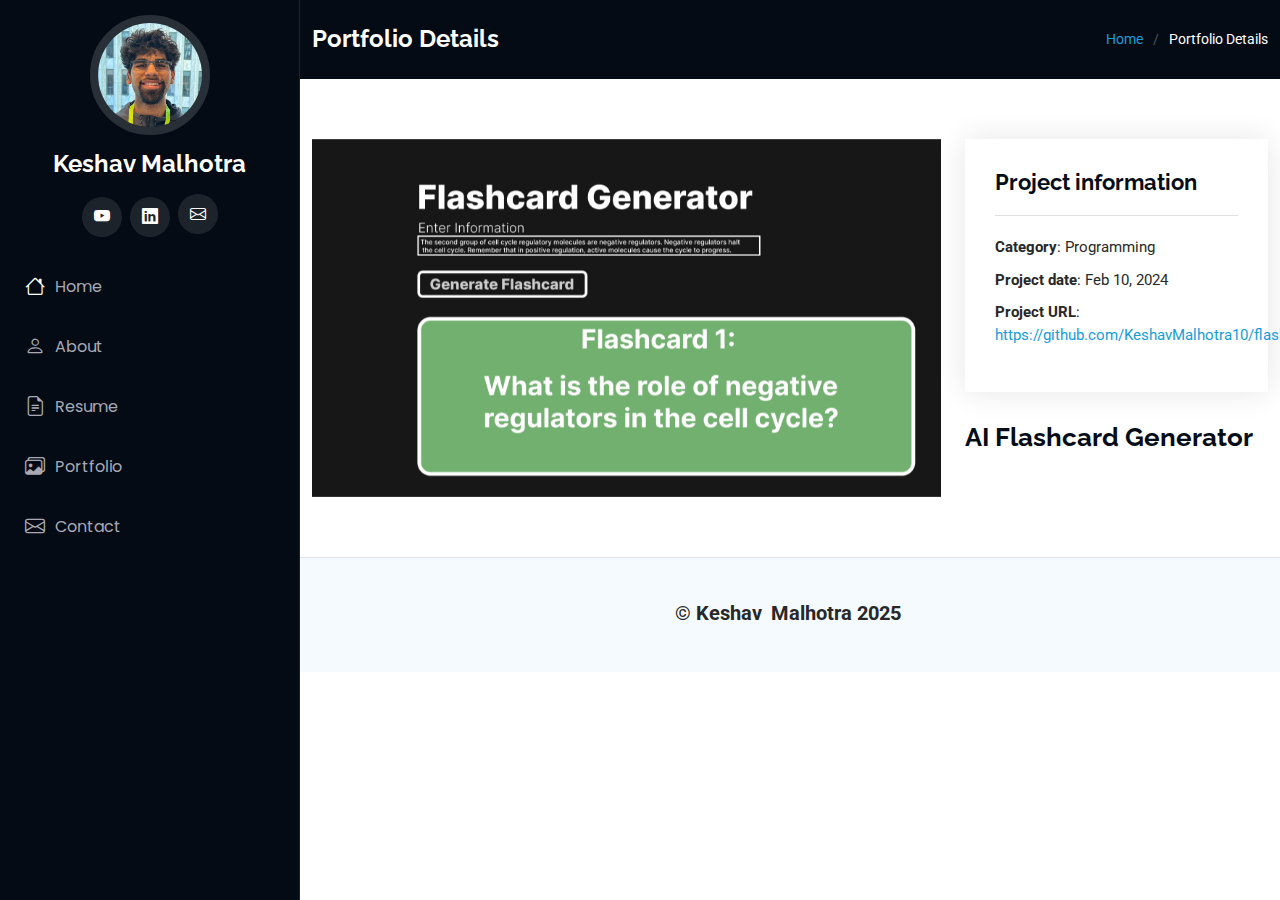
<file: flashcardgen.html>
<!DOCTYPE html>
<html lang="en">

<head>
  <meta charset="utf-8">
  <meta content="width=device-width, initial-scale=1.0" name="viewport">
  <title>Portfolio Details - iPortfolio Bootstrap Template</title>
  <meta content="" name="description">
  <meta content="" name="keywords">

  <!-- Favicons -->
  <link href="assets/img/favicon.png" rel="icon">
  <link href="assets/img/apple-touch-icon.png" rel="apple-touch-icon">

  <!-- Fonts -->
  <link href="https://fonts.googleapis.com" rel="preconnect">
  <link href="https://fonts.gstatic.com" rel="preconnect" crossorigin>
  <link href="https://fonts.googleapis.com/css2?family=Roboto:ital,wght@0,100;0,300;0,400;0,500;0,700;0,900;1,100;1,300;1,400;1,500;1,700;1,900&family=Poppins:ital,wght@0,100;0,200;0,300;0,400;0,500;0,600;0,700;0,800;0,900;1,100;1,200;1,300;1,400;1,500;1,600;1,700;1,800;1,900&family=Raleway:ital,wght@0,100;0,200;0,300;0,400;0,500;0,600;0,700;0,800;0,900;1,100;1,200;1,300;1,400;1,500;1,600;1,700;1,800;1,900&display=swap" rel="stylesheet">

  <!-- Vendor CSS Files -->
  <link href="assets/vendor/bootstrap/css/bootstrap.min.css" rel="stylesheet">
  <link href="assets/vendor/bootstrap-icons/bootstrap-icons.css" rel="stylesheet">
  <link href="assets/vendor/aos/aos.css" rel="stylesheet">
  <link href="assets/vendor/glightbox/css/glightbox.min.css" rel="stylesheet">
  <link href="assets/vendor/swiper/swiper-bundle.min.css" rel="stylesheet">

  <!-- Main CSS File -->
  <link href="assets/css/main.css" rel="stylesheet">

  <!-- =======================================================
  * Template Name: iPortfolio
  * Template URL: https://bootstrapmade.com/iportfolio-bootstrap-portfolio-websites-template/
  * Updated: Jun 29 2024 with Bootstrap v5.3.3
  * Author: BootstrapMade.com
  * License: https://bootstrapmade.com/license/
  ======================================================== -->
</head>

  <body class="index-page">
  
    <header id="header" class="header dark-background d-flex flex-column">
      <i class="header-toggle d-xl-none bi bi-list"></i>
  
      <div class="profile-img">
        <img src="assets/img/keshav1.jpeg" alt="" class="img-fluid rounded-circle">
      </div>
  
      <a href="index.html" class="logo d-flex align-items-center justify-content-center">
        <!-- Uncomment the line below if you also wish to use an image logo -->
        <!-- <img src="assets/img/logo.png" alt=""> -->
        <h1 class="sitename">Keshav Malhotra</h1>
      </a>
  
      <div class="social-links text-center">
        <a href="https://www.youtube.com/@KeshavCreates1" target = "_blank"><i class="bi bi-youtube"></i></a>
        <a href="https://www.linkedin.com/in/keshavxmalhotra/" target="_blank" class="linkedin"><i class="bi bi-linkedin"></i></a>
        <a href="mailto:malhotrakeshav10@gmail.com" class="bi bi-envelope navicon"><i></i></a>
      </div>
  
      <nav id="navmenu" class="navmenu">
        <ul>
          <li><a href="index.html#hero"><i class="bi bi-house navicon active"></i>Home</a></li>
          <li><a href="index.html#about"><i class="bi bi-person navicon"></i> About</a></li>
          <li><a href="index.html#resume"><i class="bi bi-file-earmark-text navicon"></i> Resume</a></li>
          <li><a href="index.html#portfolio"><i class="bi bi-images navicon"></i> Portfolio</a></li>
          <!-- <li><a href="#services"><i class="bi bi-hdd-stack navicon"></i> Services</a></li> -->
          <!-- <li class="dropdown"><a href="#"><i class="bi bi-menu-button navicon"></i> <span>Dropdown</span> <i class="bi bi-chevron-down toggle-dropdown"></i></a> -->
            <!-- <ul>
              <li><a href="#">Dropdown 1</a></li>
              <li class="dropdown"><a href="#"><span>Deep Dropdown</span> <i class="bi bi-chevron-down toggle-dropdown"></i></a>
                <ul>
                  <li><a href="#">Deep Dropdown 1</a></li>
                  <li><a href="#">Deep Dropdown 2</a></li>
                  <li><a href="#">Deep Dropdown 3</a></li>
                  <li><a href="#">Deep Dropdown 4</a></li>
                  <li><a href="#">Deep Dropdown 5</a></li>
                </ul>
              </li>
              <li><a href="#">Dropdown 2</a></li>
              <li><a href="#">Dropdown 3</a></li>
              <li><a href="#">Dropdown 4</a></li>
            </ul> -->
          <!-- </li> -->
          <li><a href="index.html#contact-me"><i class="bi bi-envelope navicon"></i> Contact</a></li>
        </ul>
      </nav>
  
    </header>

  <main class="main">

    <!-- Page Title -->
    <div class="page-title dark-background">
      <div class="container d-lg-flex justify-content-between align-items-center">
        <h1 class="mb-2 mb-lg-0">Portfolio Details</h1>
        <nav class="breadcrumbs">
          <ol>
            <li><a href="index.html#hero">Home</a></li>
            <li class="current">Portfolio Details</li>
          </ol>
        </nav>
      </div>
    </div><!-- End Page Title -->

    <!-- Portfolio Details Section -->
    <section id="portfolio-details" class="portfolio-details section">

      <div class="container" data-aos="fade-up" data-aos-delay="100">

        <div class="row gy-4">

          <div class="col-lg-8">
            <div class="portfolio-details-slider swiper init-swiper">

              <script type="application/json" class="swiper-config">
                {
                  "loop": true,
                  "speed": 600,
                  "autoplay": {
                    "delay": 5000
                  },
                  "slidesPerView": "auto",
                  "pagination": {
                    "el": ".swiper-pagination",
                    "type": "bullets",
                    "clickable": true
                  }
                }
              </script>

              <div class="swiper-wrapper align-items-center">

                <div class="swiper-slide">
                  <img src="assets/img/portfolio/flashcardgen.png" alt="">
                </div>

        
              </div>
              <div class="swiper-pagination"></div>
            </div>
          </div>

          <div class="col-lg-4">
            <div class="portfolio-info" data-aos="fade-up" data-aos-delay="200">
              <h3>Project information</h3>
              <ul>
                <li><strong>Category</strong>: Programming</li>
                <li><strong>Project date</strong>: Feb 10, 2024</li>
                <li><strong>Project URL</strong>: <a target="_blank" href="hhttps://github.com/KeshavMalhotra10/flashcard">https://github.com/KeshavMalhotra10/flashcard</a></li>
              </ul>
            </div>
            <div class="portfolio-description" data-aos="fade-up" data-aos-delay="300">
              <h2>AI Flashcard Generator</h2>
              <p>
                
                
              </p>
            </div>
          </div>

        </div>

      </div>

    </section><!-- /Portfolio Details Section -->

  </main>

  <footer id="footer" class="footer position-relative light-background">

    <div class="container">
      <div class="copyright text-center ">
        <p style ='font-size:20px;'>© <span><strong>Keshav</strong></span> <strong class="px-1 sitename">Malhotra 2025</strong>
      </div>
      <div class="credits">
        <!-- All the links in the footer should remain intact. -->
        <!-- You can delete the links only if you've purchased the pro version. -->
        <!-- Licensing information: https://bootstrapmade.com/license/ -->
        <!-- Purchase the pro version with working PHP/AJAX contact form: [buy-url] -->
      </div>
    </div>

  </footer>

  <!-- Scroll Top -->
  <a href="#" id="scroll-top" class="scroll-top d-flex align-items-center justify-content-center"><i class="bi bi-arrow-up-short"></i></a>

  <!-- Preloader -->
  <div id="preloader"></div>

  <!-- Vendor JS Files -->
  <script src="assets/vendor/bootstrap/js/bootstrap.bundle.min.js"></script>
  <script src="assets/vendor/php-email-form/validate.js"></script>
  <script src="assets/vendor/aos/aos.js"></script>
  <script src="assets/vendor/typed.js/typed.umd.js"></script>
  <script src="assets/vendor/purecounter/purecounter_vanilla.js"></script>
  <script src="assets/vendor/waypoints/noframework.waypoints.js"></script>
  <script src="assets/vendor/glightbox/js/glightbox.min.js"></script>
  <script src="assets/vendor/imagesloaded/imagesloaded.pkgd.min.js"></script>
  <script src="assets/vendor/isotope-layout/isotope.pkgd.min.js"></script>
  <script src="assets/vendor/swiper/swiper-bundle.min.js"></script>

  <!-- Main JS File -->
  <script src="assets/js/main.js"></script>

</body>

</html>
</file>
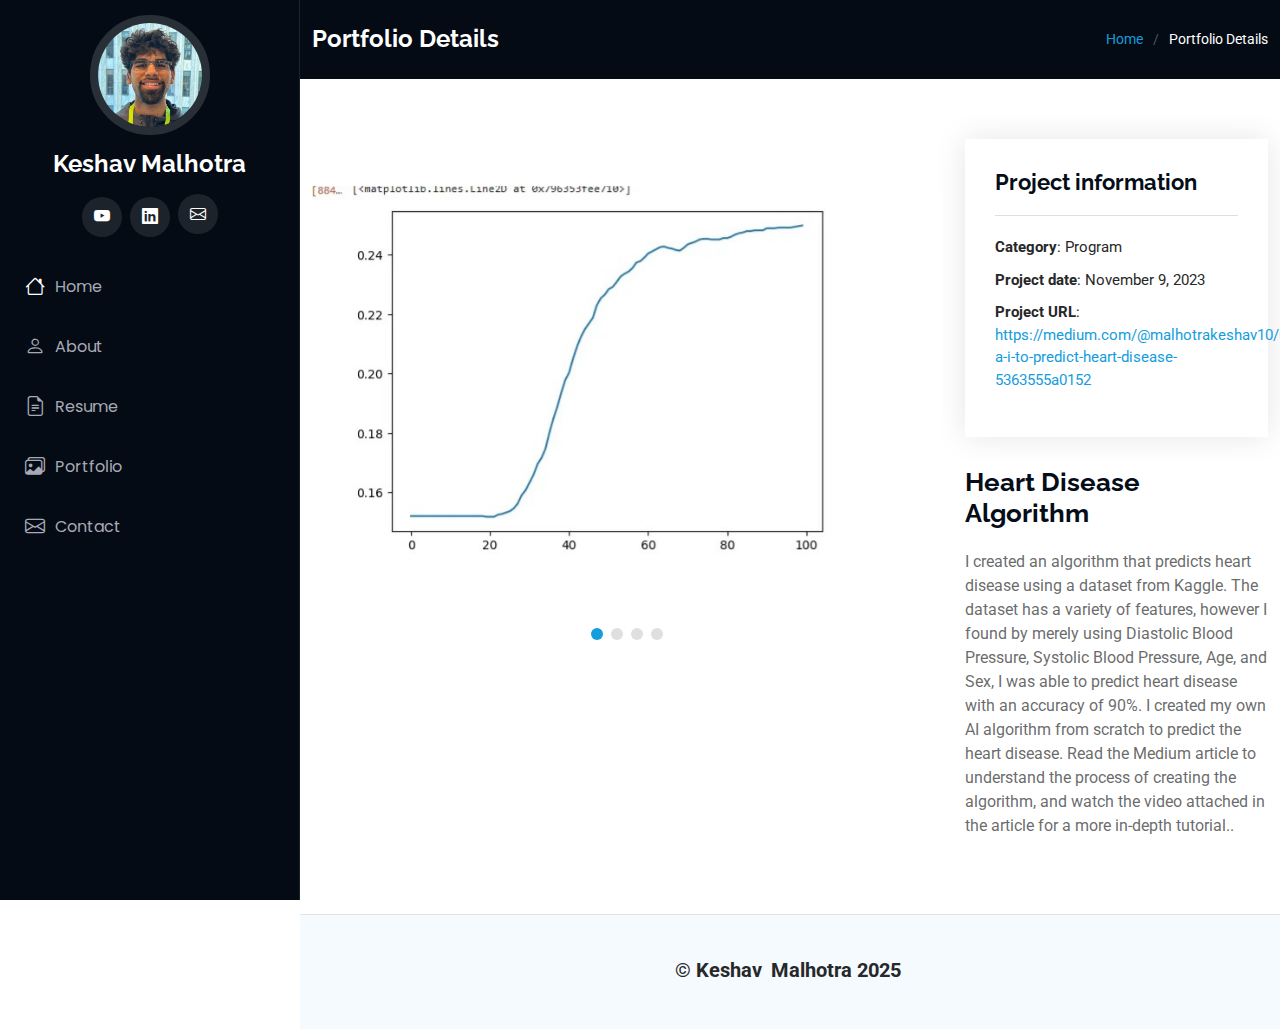
<file: heartDisease.html>
<!DOCTYPE html>
<html lang="en">

<head>
  <meta charset="utf-8">
  <meta content="width=device-width, initial-scale=1.0" name="viewport">
  <title>Portfolio Details - iPortfolio Bootstrap Template</title>
  <meta content="" name="description">
  <meta content="" name="keywords">

  <!-- Favicons -->
  <link href="assets/img/favicon.png" rel="icon">
  <link href="assets/img/apple-touch-icon.png" rel="apple-touch-icon">

  <!-- Fonts -->
  <link href="https://fonts.googleapis.com" rel="preconnect">
  <link href="https://fonts.gstatic.com" rel="preconnect" crossorigin>
  <link href="https://fonts.googleapis.com/css2?family=Roboto:ital,wght@0,100;0,300;0,400;0,500;0,700;0,900;1,100;1,300;1,400;1,500;1,700;1,900&family=Poppins:ital,wght@0,100;0,200;0,300;0,400;0,500;0,600;0,700;0,800;0,900;1,100;1,200;1,300;1,400;1,500;1,600;1,700;1,800;1,900&family=Raleway:ital,wght@0,100;0,200;0,300;0,400;0,500;0,600;0,700;0,800;0,900;1,100;1,200;1,300;1,400;1,500;1,600;1,700;1,800;1,900&display=swap" rel="stylesheet">

  <!-- Vendor CSS Files -->
  <link href="assets/vendor/bootstrap/css/bootstrap.min.css" rel="stylesheet">
  <link href="assets/vendor/bootstrap-icons/bootstrap-icons.css" rel="stylesheet">
  <link href="assets/vendor/aos/aos.css" rel="stylesheet">
  <link href="assets/vendor/glightbox/css/glightbox.min.css" rel="stylesheet">
  <link href="assets/vendor/swiper/swiper-bundle.min.css" rel="stylesheet">

  <!-- Main CSS File -->
  <link href="assets/css/main.css" rel="stylesheet">

  <!-- =======================================================
  * Template Name: iPortfolio
  * Template URL: https://bootstrapmade.com/iportfolio-bootstrap-portfolio-websites-template/
  * Updated: Jun 29 2024 with Bootstrap v5.3.3
  * Author: BootstrapMade.com
  * License: https://bootstrapmade.com/license/
  ======================================================== -->
</head>

  <body class="index-page">
  
    <header id="header" class="header dark-background d-flex flex-column">
      <i class="header-toggle d-xl-none bi bi-list"></i>
  
      <div class="profile-img">
        <img src="assets/img/keshav1.jpeg" alt="" class="img-fluid rounded-circle">
      </div>
  
      <a href="index.html" class="logo d-flex align-items-center justify-content-center">
        <!-- Uncomment the line below if you also wish to use an image logo -->
        <!-- <img src="assets/img/logo.png" alt=""> -->
        <h1 class="sitename">Keshav Malhotra</h1>
      </a>
  
      <div class="social-links text-center">
        <a href="https://www.youtube.com/@KeshavCreates1" target = "_blank"><i class="bi bi-youtube"></i></a>
        <a href="https://www.linkedin.com/in/keshavxmalhotra/" target="_blank" class="linkedin"><i class="bi bi-linkedin"></i></a>
        <a href="mailto:malhotrakeshav10@gmail.com" class="bi bi-envelope navicon"><i></i></a>
      </div>
  
      <nav id="navmenu" class="navmenu">
        <ul>
          <li><a href="index.html#hero"><i class="bi bi-house navicon active"></i>Home</a></li>
          <li><a href="index.html#about"><i class="bi bi-person navicon"></i> About</a></li>
          <li><a href="index.html#resume"><i class="bi bi-file-earmark-text navicon"></i> Resume</a></li>
          <li><a href="index.html#portfolio"><i class="bi bi-images navicon"></i> Portfolio</a></li>
          <!-- <li><a href="#services"><i class="bi bi-hdd-stack navicon"></i> Services</a></li> -->
          <!-- <li class="dropdown"><a href="#"><i class="bi bi-menu-button navicon"></i> <span>Dropdown</span> <i class="bi bi-chevron-down toggle-dropdown"></i></a> -->
            <!-- <ul>
              <li><a href="#">Dropdown 1</a></li>
              <li class="dropdown"><a href="#"><span>Deep Dropdown</span> <i class="bi bi-chevron-down toggle-dropdown"></i></a>
                <ul>
                  <li><a href="#">Deep Dropdown 1</a></li>
                  <li><a href="#">Deep Dropdown 2</a></li>
                  <li><a href="#">Deep Dropdown 3</a></li>
                  <li><a href="#">Deep Dropdown 4</a></li>
                  <li><a href="#">Deep Dropdown 5</a></li>
                </ul>
              </li>
              <li><a href="#">Dropdown 2</a></li>
              <li><a href="#">Dropdown 3</a></li>
              <li><a href="#">Dropdown 4</a></li>
            </ul> -->
          <!-- </li> -->
          <li><a href="index.html#contact-me"><i class="bi bi-envelope navicon"></i> Contact</a></li>
        </ul>
      </nav>
  
    </header>

  <main class="main">

    <!-- Page Title -->
    <div class="page-title dark-background">
      <div class="container d-lg-flex justify-content-between align-items-center">
        <h1 class="mb-2 mb-lg-0">Portfolio Details</h1>
        <nav class="breadcrumbs">
          <ol>
            <li><a href="index.html#hero">Home</a></li>
            <li class="current">Portfolio Details</li>
          </ol>
        </nav>
      </div>
    </div><!-- End Page Title -->

    <!-- Portfolio Details Section -->
    <section id="portfolio-details" class="portfolio-details section">

      <div class="container" data-aos="fade-up" data-aos-delay="100">

        <div class="row gy-4">

          <div class="col-lg-8">
            <div class="portfolio-details-slider swiper init-swiper">

              <script type="application/json" class="swiper-config">
                {
                  "loop": true,
                  "speed": 600,
                  "autoplay": {
                    "delay": 5000
                  },
                  "slidesPerView": "auto",
                  "pagination": {
                    "el": ".swiper-pagination",
                    "type": "bullets",
                    "clickable": true
                  }
                }
              </script>

              <div class="swiper-wrapper align-items-center">

                <div class="swiper-slide">
                  <img src="assets/img/portfolio/heartDisease.jpeg" alt="">
                </div>

                <div class="swiper-slide">
                  <img src="assets/img/portfolio/OpenHouse1.jpg" alt="">
                </div>

                <div class="swiper-slide">
                  <img src="assets/img/portfolio/branding-1.jpg" alt="">
                </div>

                <div class="swiper-slide">
                  <img src="assets/img/portfolio/books-1.jpg" alt="">
                </div>

              </div>
              <div class="swiper-pagination"></div>
            </div>
          </div>

          <div class="col-lg-4">
            <div class="portfolio-info" data-aos="fade-up" data-aos-delay="200">
              <h3>Project information</h3>
              <ul>
                <li><strong>Category</strong>: Program</li>
                <li><strong>Project date</strong>: November 9, 2023</li>
                <li><strong>Project URL</strong>: <a href="https://medium.com/@malhotrakeshav10/using-a-i-to-predict-heart-disease-5363555a0152">https://medium.com/@malhotrakeshav10/using-a-i-to-predict-heart-disease-5363555a0152</a></li>
              </ul>
            </div>
            <div class="portfolio-description" data-aos="fade-up" data-aos-delay="300">
              <h2>Heart Disease Algorithm</h2>
              <p>
                I created an algorithm that predicts heart disease using a dataset from Kaggle. The dataset has a variety of features, however I found by merely using Diastolic Blood Pressure, Systolic Blood Pressure, Age, and Sex, I was able to predict heart disease with an accuracy of 90%. I created my own AI algorithm from scratch to predict the heart disease. Read the Medium article to understand the process of creating the algorithm, and watch the video attached in the article for a more in-depth tutorial..
              </p>
            </div>
          </div>

        </div>

      </div>

    </section><!-- /Portfolio Details Section -->

  </main>

  <footer id="footer" class="footer position-relative light-background">

    <div class="container">
      <div class="copyright text-center ">
        <p style ='font-size:20px;'>© <span><strong>Keshav</strong></span> <strong class="px-1 sitename">Malhotra 2025</strong>
      </div>
      <div class="credits">
        <!-- All the links in the footer should remain intact. -->
        <!-- You can delete the links only if you've purchased the pro version. -->
        <!-- Licensing information: https://bootstrapmade.com/license/ -->
        <!-- Purchase the pro version with working PHP/AJAX contact form: [buy-url] -->
      </div>
    </div>

  </footer>

  <!-- Scroll Top -->
  <a href="#" id="scroll-top" class="scroll-top d-flex align-items-center justify-content-center"><i class="bi bi-arrow-up-short"></i></a>

  <!-- Preloader -->
  <div id="preloader"></div>

  <!-- Vendor JS Files -->
  <script src="assets/vendor/bootstrap/js/bootstrap.bundle.min.js"></script>
  <script src="assets/vendor/php-email-form/validate.js"></script>
  <script src="assets/vendor/aos/aos.js"></script>
  <script src="assets/vendor/typed.js/typed.umd.js"></script>
  <script src="assets/vendor/purecounter/purecounter_vanilla.js"></script>
  <script src="assets/vendor/waypoints/noframework.waypoints.js"></script>
  <script src="assets/vendor/glightbox/js/glightbox.min.js"></script>
  <script src="assets/vendor/imagesloaded/imagesloaded.pkgd.min.js"></script>
  <script src="assets/vendor/isotope-layout/isotope.pkgd.min.js"></script>
  <script src="assets/vendor/swiper/swiper-bundle.min.js"></script>

  <!-- Main JS File -->
  <script src="assets/js/main.js"></script>

</body>

</html>
</file>
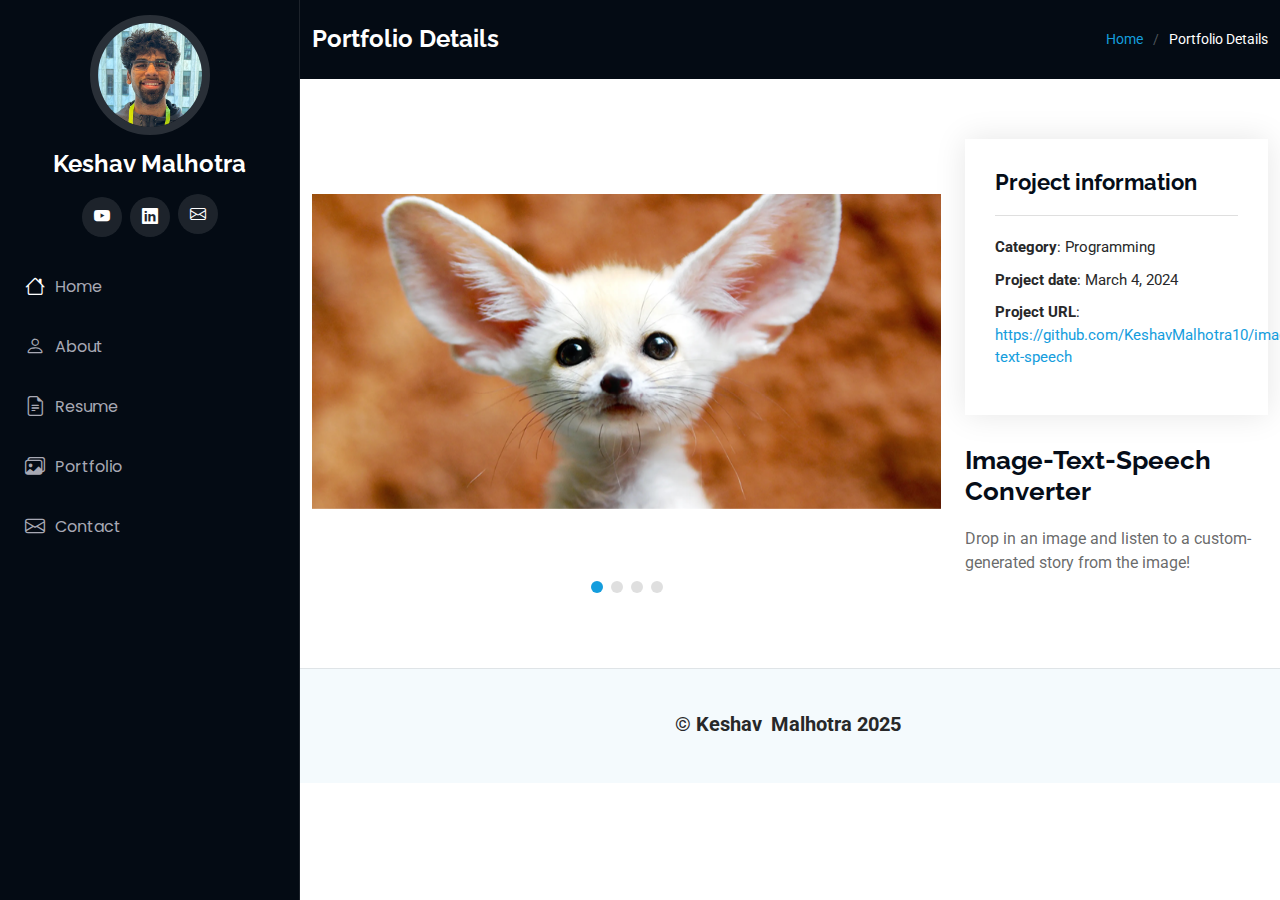
<file: image-text.html>
<!DOCTYPE html>
<html lang="en">

<head>
  <meta charset="utf-8">
  <meta content="width=device-width, initial-scale=1.0" name="viewport">
  <title>Portfolio Details - iPortfolio Bootstrap Template</title>
  <meta content="" name="description">
  <meta content="" name="keywords">

  <!-- Favicons -->
  <link href="assets/img/favicon.png" rel="icon">
  <link href="assets/img/apple-touch-icon.png" rel="apple-touch-icon">

  <!-- Fonts -->
  <link href="https://fonts.googleapis.com" rel="preconnect">
  <link href="https://fonts.gstatic.com" rel="preconnect" crossorigin>
  <link href="https://fonts.googleapis.com/css2?family=Roboto:ital,wght@0,100;0,300;0,400;0,500;0,700;0,900;1,100;1,300;1,400;1,500;1,700;1,900&family=Poppins:ital,wght@0,100;0,200;0,300;0,400;0,500;0,600;0,700;0,800;0,900;1,100;1,200;1,300;1,400;1,500;1,600;1,700;1,800;1,900&family=Raleway:ital,wght@0,100;0,200;0,300;0,400;0,500;0,600;0,700;0,800;0,900;1,100;1,200;1,300;1,400;1,500;1,600;1,700;1,800;1,900&display=swap" rel="stylesheet">

  <!-- Vendor CSS Files -->
  <link href="assets/vendor/bootstrap/css/bootstrap.min.css" rel="stylesheet">
  <link href="assets/vendor/bootstrap-icons/bootstrap-icons.css" rel="stylesheet">
  <link href="assets/vendor/aos/aos.css" rel="stylesheet">
  <link href="assets/vendor/glightbox/css/glightbox.min.css" rel="stylesheet">
  <link href="assets/vendor/swiper/swiper-bundle.min.css" rel="stylesheet">

  <!-- Main CSS File -->
  <link href="assets/css/main.css" rel="stylesheet">

  <!-- =======================================================
  * Template Name: iPortfolio
  * Template URL: https://bootstrapmade.com/iportfolio-bootstrap-portfolio-websites-template/
  * Updated: Jun 29 2024 with Bootstrap v5.3.3
  * Author: BootstrapMade.com
  * License: https://bootstrapmade.com/license/
  ======================================================== -->
</head>

  <body class="index-page">
  
    <header id="header" class="header dark-background d-flex flex-column">
      <i class="header-toggle d-xl-none bi bi-list"></i>
  
      <div class="profile-img">
        <img src="assets/img/keshav1.jpeg" alt="" class="img-fluid rounded-circle">
      </div>
  
      <a href="index.html" class="logo d-flex align-items-center justify-content-center">
        <!-- Uncomment the line below if you also wish to use an image logo -->
        <!-- <img src="assets/img/logo.png" alt=""> -->
        <h1 class="sitename">Keshav Malhotra</h1>
      </a>
  
      <div class="social-links text-center">
        <a href="https://www.youtube.com/@KeshavCreates1" target = "_blank"><i class="bi bi-youtube"></i></a>
        <a href="https://www.linkedin.com/in/keshavxmalhotra/" target="_blank" class="linkedin"><i class="bi bi-linkedin"></i></a>
        <a href="mailto:malhotrakeshav10@gmail.com" class="bi bi-envelope navicon"><i></i></a>
      </div>
  
      <nav id="navmenu" class="navmenu">
        <ul>
          <li><a href="index.html#hero"><i class="bi bi-house navicon active"></i>Home</a></li>
          <li><a href="index.html#about"><i class="bi bi-person navicon"></i> About</a></li>
          <li><a href="index.html#resume"><i class="bi bi-file-earmark-text navicon"></i> Resume</a></li>
          <li><a href="index.html#portfolio"><i class="bi bi-images navicon"></i> Portfolio</a></li>
          <!-- <li><a href="#services"><i class="bi bi-hdd-stack navicon"></i> Services</a></li> -->
          <!-- <li class="dropdown"><a href="#"><i class="bi bi-menu-button navicon"></i> <span>Dropdown</span> <i class="bi bi-chevron-down toggle-dropdown"></i></a> -->
            <!-- <ul>
              <li><a href="#">Dropdown 1</a></li>
              <li class="dropdown"><a href="#"><span>Deep Dropdown</span> <i class="bi bi-chevron-down toggle-dropdown"></i></a>
                <ul>
                  <li><a href="#">Deep Dropdown 1</a></li>
                  <li><a href="#">Deep Dropdown 2</a></li>
                  <li><a href="#">Deep Dropdown 3</a></li>
                  <li><a href="#">Deep Dropdown 4</a></li>
                  <li><a href="#">Deep Dropdown 5</a></li>
                </ul>
              </li>
              <li><a href="#">Dropdown 2</a></li>
              <li><a href="#">Dropdown 3</a></li>
              <li><a href="#">Dropdown 4</a></li>
            </ul> -->
          <!-- </li> -->
          <li><a href="index.html#contact-me"><i class="bi bi-envelope navicon"></i> Contact</a></li>
        </ul>
      </nav>
  
    </header>

  <main class="main">

    <!-- Page Title -->
    <div class="page-title dark-background">
      <div class="container d-lg-flex justify-content-between align-items-center">
        <h1 class="mb-2 mb-lg-0">Portfolio Details</h1>
        <nav class="breadcrumbs">
          <ol>
            <li><a href="index.html#hero">Home</a></li>
            <li class="current">Portfolio Details</li>
          </ol>
        </nav>
      </div>
    </div><!-- End Page Title -->

    <!-- Portfolio Details Section -->
    <section id="portfolio-details" class="portfolio-details section">

      <div class="container" data-aos="fade-up" data-aos-delay="100">

        <div class="row gy-4">

          <div class="col-lg-8">
            <div class="portfolio-details-slider swiper init-swiper">

              <script type="application/json" class="swiper-config">
                {
                  "loop": true,
                  "speed": 600,
                  "autoplay": {
                    "delay": 5000
                  },
                  "slidesPerView": "auto",
                  "pagination": {
                    "el": ".swiper-pagination",
                    "type": "bullets",
                    "clickable": true
                  }
                }
              </script>

              <div class="swiper-wrapper align-items-center">

                <div class="swiper-slide">
                  <img src="assets/img/portfolio/image-text.jpeg" alt="">
                </div>

                <div class="swiper-slide">
                  <img src="assets/img/portfolio/animal1.jpg" alt="">
                </div>

                <div class="swiper-slide">
                  <img src="assets/img/portfolio/animal2.jpg" alt="">
                </div>

                <div class="swiper-slide">
                  <img src="assets/img/portfolio/animal3.jpg" alt="">
                </div>

              </div>
              <div class="swiper-pagination"></div>
            </div>
          </div>

          <div class="col-lg-4">
            <div class="portfolio-info" data-aos="fade-up" data-aos-delay="200">
              <h3>Project information</h3>
              <ul>
                <li><strong>Category</strong>: Programming</li>
                <li><strong>Project date</strong>: March 4, 2024</li>
                <li><strong>Project URL</strong>: <a href="https://github.com/KeshavMalhotra10/image-text-speech">https://github.com/KeshavMalhotra10/image-text-speech</a></li>
              </ul>
            </div>
            <div class="portfolio-description" data-aos="fade-up" data-aos-delay="300">
              <h2>Image-Text-Speech Converter</h2>
              <p>
                
Drop in an image and listen to a custom-generated story from the image!
              </p>
            </div>
          </div>

        </div>

      </div>

    </section><!-- /Portfolio Details Section -->

  </main>

  <footer id="footer" class="footer position-relative light-background">

    <div class="container">
      <div class="copyright text-center ">
        <p style ='font-size:20px;'>© <span><strong>Keshav</strong></span> <strong class="px-1 sitename">Malhotra 2025</strong>
      </div>
      <div class="credits">
        <!-- All the links in the footer should remain intact. -->
        <!-- You can delete the links only if you've purchased the pro version. -->
        <!-- Licensing information: https://bootstrapmade.com/license/ -->
        <!-- Purchase the pro version with working PHP/AJAX contact form: [buy-url] -->
      </div>
    </div>

  </footer>

  <!-- Scroll Top -->
  <a href="#" id="scroll-top" class="scroll-top d-flex align-items-center justify-content-center"><i class="bi bi-arrow-up-short"></i></a>

  <!-- Preloader -->
  <div id="preloader"></div>

  <!-- Vendor JS Files -->
  <script src="assets/vendor/bootstrap/js/bootstrap.bundle.min.js"></script>
  <script src="assets/vendor/php-email-form/validate.js"></script>
  <script src="assets/vendor/aos/aos.js"></script>
  <script src="assets/vendor/typed.js/typed.umd.js"></script>
  <script src="assets/vendor/purecounter/purecounter_vanilla.js"></script>
  <script src="assets/vendor/waypoints/noframework.waypoints.js"></script>
  <script src="assets/vendor/glightbox/js/glightbox.min.js"></script>
  <script src="assets/vendor/imagesloaded/imagesloaded.pkgd.min.js"></script>
  <script src="assets/vendor/isotope-layout/isotope.pkgd.min.js"></script>
  <script src="assets/vendor/swiper/swiper-bundle.min.js"></script>

  <!-- Main JS File -->
  <script src="assets/js/main.js"></script>

</body>

</html>
</file>
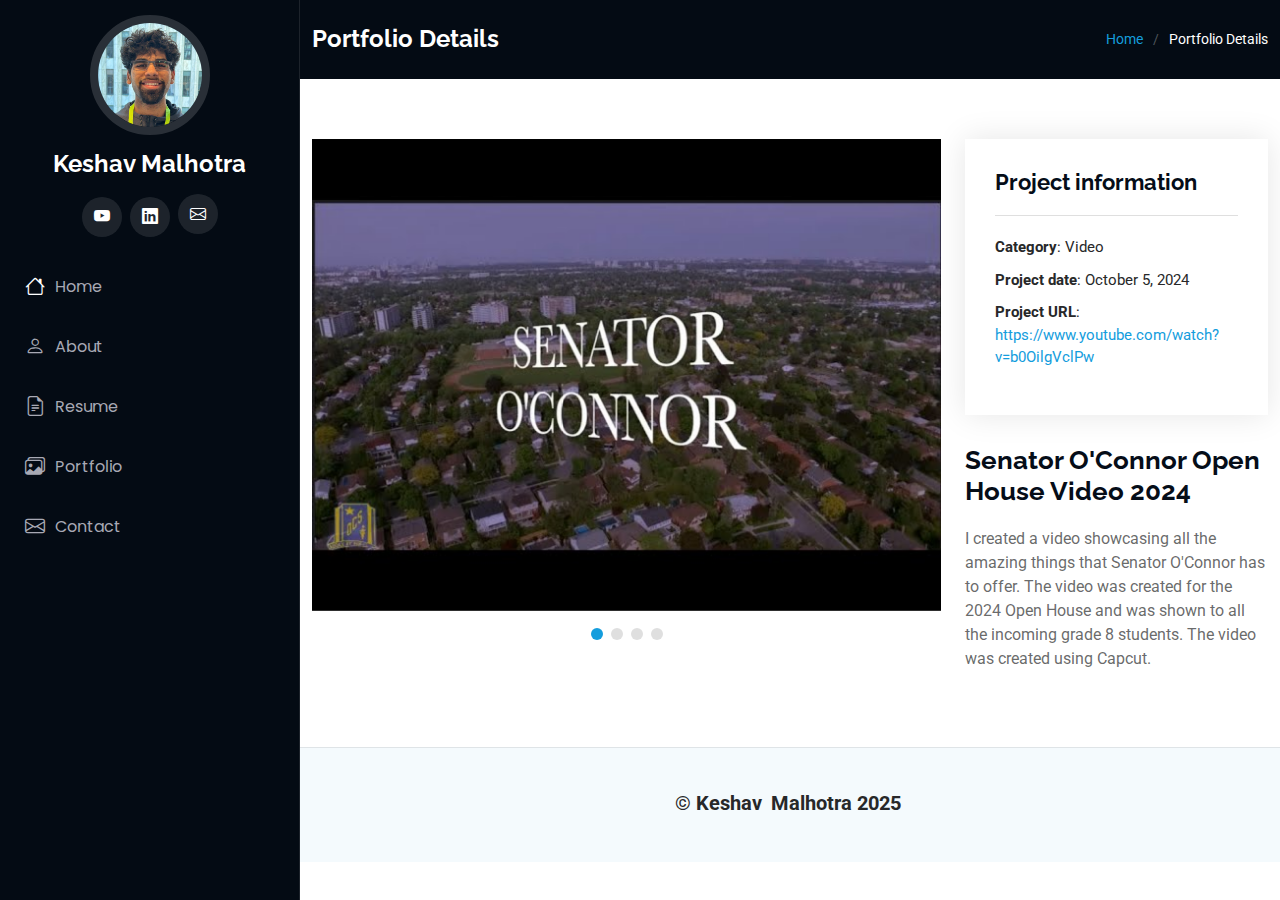
<file: openHouse2.html>
<!DOCTYPE html>
<html lang="en">

<head>
  <meta charset="utf-8">
  <meta content="width=device-width, initial-scale=1.0" name="viewport">
  <title>Portfolio Details - iPortfolio Bootstrap Template</title>
  <meta content="" name="description">
  <meta content="" name="keywords">

  <!-- Favicons -->
  <link href="assets/img/favicon.png" rel="icon">
  <link href="assets/img/apple-touch-icon.png" rel="apple-touch-icon">

  <!-- Fonts -->
  <link href="https://fonts.googleapis.com" rel="preconnect">
  <link href="https://fonts.gstatic.com" rel="preconnect" crossorigin>
  <link href="https://fonts.googleapis.com/css2?family=Roboto:ital,wght@0,100;0,300;0,400;0,500;0,700;0,900;1,100;1,300;1,400;1,500;1,700;1,900&family=Poppins:ital,wght@0,100;0,200;0,300;0,400;0,500;0,600;0,700;0,800;0,900;1,100;1,200;1,300;1,400;1,500;1,600;1,700;1,800;1,900&family=Raleway:ital,wght@0,100;0,200;0,300;0,400;0,500;0,600;0,700;0,800;0,900;1,100;1,200;1,300;1,400;1,500;1,600;1,700;1,800;1,900&display=swap" rel="stylesheet">

  <!-- Vendor CSS Files -->
  <link href="assets/vendor/bootstrap/css/bootstrap.min.css" rel="stylesheet">
  <link href="assets/vendor/bootstrap-icons/bootstrap-icons.css" rel="stylesheet">
  <link href="assets/vendor/aos/aos.css" rel="stylesheet">
  <link href="assets/vendor/glightbox/css/glightbox.min.css" rel="stylesheet">
  <link href="assets/vendor/swiper/swiper-bundle.min.css" rel="stylesheet">

  <!-- Main CSS File -->
  <link href="assets/css/main.css" rel="stylesheet">

  <!-- =======================================================
  * Template Name: iPortfolio
  * Template URL: https://bootstrapmade.com/iportfolio-bootstrap-portfolio-websites-template/
  * Updated: Jun 29 2024 with Bootstrap v5.3.3
  * Author: BootstrapMade.com
  * License: https://bootstrapmade.com/license/
  ======================================================== -->
</head>

  <body class="index-page">
  
    <header id="header" class="header dark-background d-flex flex-column">
      <i class="header-toggle d-xl-none bi bi-list"></i>
  
      <div class="profile-img">
        <img src="assets/img/keshav1.jpeg" alt="" class="img-fluid rounded-circle">
      </div>
  
      <a href="index.html" class="logo d-flex align-items-center justify-content-center">
        <!-- Uncomment the line below if you also wish to use an image logo -->
        <!-- <img src="assets/img/logo.png" alt=""> -->
        <h1 class="sitename">Keshav Malhotra</h1>
      </a>
  
      <div class="social-links text-center">
        <a href="https://www.youtube.com/@KeshavCreates1" target = "_blank"><i class="bi bi-youtube"></i></a>
        <a href="https://www.linkedin.com/in/keshavxmalhotra/" target="_blank" class="linkedin"><i class="bi bi-linkedin"></i></a>
        <a href="mailto:malhotrakeshav10@gmail.com" class="bi bi-envelope navicon"><i></i></a>
      </div>
  
      <nav id="navmenu" class="navmenu">
        <ul>
          <li><a href="index.html#hero"><i class="bi bi-house navicon active"></i>Home</a></li>
          <li><a href="index.html#about"><i class="bi bi-person navicon"></i> About</a></li>
          <li><a href="index.html#resume"><i class="bi bi-file-earmark-text navicon"></i> Resume</a></li>
          <li><a href="index.html#portfolio"><i class="bi bi-images navicon"></i> Portfolio</a></li>
          <!-- <li><a href="#services"><i class="bi bi-hdd-stack navicon"></i> Services</a></li> -->
          <!-- <li class="dropdown"><a href="#"><i class="bi bi-menu-button navicon"></i> <span>Dropdown</span> <i class="bi bi-chevron-down toggle-dropdown"></i></a> -->
            <!-- <ul>
              <li><a href="#">Dropdown 1</a></li>
              <li class="dropdown"><a href="#"><span>Deep Dropdown</span> <i class="bi bi-chevron-down toggle-dropdown"></i></a>
                <ul>
                  <li><a href="#">Deep Dropdown 1</a></li>
                  <li><a href="#">Deep Dropdown 2</a></li>
                  <li><a href="#">Deep Dropdown 3</a></li>
                  <li><a href="#">Deep Dropdown 4</a></li>
                  <li><a href="#">Deep Dropdown 5</a></li>
                </ul>
              </li>
              <li><a href="#">Dropdown 2</a></li>
              <li><a href="#">Dropdown 3</a></li>
              <li><a href="#">Dropdown 4</a></li>
            </ul> -->
          <!-- </li> -->
          <li><a href="index.html#contact-me"><i class="bi bi-envelope navicon"></i> Contact</a></li>
        </ul>
      </nav>
  
    </header>

  <main class="main">

    <!-- Page Title -->
    <div class="page-title dark-background">
      <div class="container d-lg-flex justify-content-between align-items-center">
        <h1 class="mb-2 mb-lg-0">Portfolio Details</h1>
        <nav class="breadcrumbs">
          <ol>
            <li><a href="index.html#hero">Home</a></li>
            <li class="current">Portfolio Details</li>
          </ol>
        </nav>
      </div>
    </div><!-- End Page Title -->

    <!-- Portfolio Details Section -->
    <section id="portfolio-details" class="portfolio-details section">

      <div class="container" data-aos="fade-up" data-aos-delay="100">

        <div class="row gy-4">

          <div class="col-lg-8">
            <div class="portfolio-details-slider swiper init-swiper">

              <script type="application/json" class="swiper-config">
                {
                  "loop": true,
                  "speed": 600,
                  "autoplay": {
                    "delay": 5000
                  },
                  "slidesPerView": "auto",
                  "pagination": {
                    "el": ".swiper-pagination",
                    "type": "bullets",
                    "clickable": true
                  }
                }
              </script>

              <div class="swiper-wrapper align-items-center">

                <div class="swiper-slide">
                  <img src="assets/img/portfolio/OpenHouse1.jpg" alt="">
                </div>

                <div class="swiper-slide">
                  <img src="assets/img/portfolio/product-1.jpg" alt="">
                </div>

                <div class="swiper-slide">
                  <img src="assets/img/portfolio/branding-1.jpg" alt="">
                </div>

                <div class="swiper-slide">
                  <img src="assets/img/portfolio/books-1.jpg" alt="">
                </div>

              </div>
              <div class="swiper-pagination"></div>
            </div>
          </div>

          <div class="col-lg-4">
            <div class="portfolio-info" data-aos="fade-up" data-aos-delay="200">
              <h3>Project information</h3>
              <ul>
                <li><strong>Category</strong>: Video</li>
                <li><strong>Project date</strong>: October 5, 2024</li>
                <li><strong>Project URL</strong>: <a href="https://www.youtube.com/watch?v=b0OilgVclPw">https://www.youtube.com/watch?v=b0OilgVclPw</a></li>
              </ul>
            </div>
            <div class="portfolio-description" data-aos="fade-up" data-aos-delay="300">
              <h2>Senator O'Connor Open House Video 2024</h2>
              <p>
                I created a video showcasing all the amazing things that Senator O'Connor has to offer. The video was created for the 2024 Open House and was shown to all the incoming grade 8 students. The video was created using Capcut.
              </p>
            </div>
          </div>

        </div>

      </div>

    </section><!-- /Portfolio Details Section -->

  </main>

  <footer id="footer" class="footer position-relative light-background">

    <div class="container">
      <div class="copyright text-center ">
        <p style ='font-size:20px;'>© <span><strong>Keshav</strong></span> <strong class="px-1 sitename">Malhotra 2025</strong>
      </div>
      <div class="credits">
        <!-- All the links in the footer should remain intact. -->
        <!-- You can delete the links only if you've purchased the pro version. -->
        <!-- Licensing information: https://bootstrapmade.com/license/ -->
        <!-- Purchase the pro version with working PHP/AJAX contact form: [buy-url] -->
      </div>
    </div>

  </footer>

  <!-- Scroll Top -->
  <a href="#" id="scroll-top" class="scroll-top d-flex align-items-center justify-content-center"><i class="bi bi-arrow-up-short"></i></a>

  <!-- Preloader -->
  <div id="preloader"></div>

  <!-- Vendor JS Files -->
  <script src="assets/vendor/bootstrap/js/bootstrap.bundle.min.js"></script>
  <script src="assets/vendor/php-email-form/validate.js"></script>
  <script src="assets/vendor/aos/aos.js"></script>
  <script src="assets/vendor/typed.js/typed.umd.js"></script>
  <script src="assets/vendor/purecounter/purecounter_vanilla.js"></script>
  <script src="assets/vendor/waypoints/noframework.waypoints.js"></script>
  <script src="assets/vendor/glightbox/js/glightbox.min.js"></script>
  <script src="assets/vendor/imagesloaded/imagesloaded.pkgd.min.js"></script>
  <script src="assets/vendor/isotope-layout/isotope.pkgd.min.js"></script>
  <script src="assets/vendor/swiper/swiper-bundle.min.js"></script>

  <!-- Main JS File -->
  <script src="assets/js/main.js"></script>

</body>

</html>
</file>
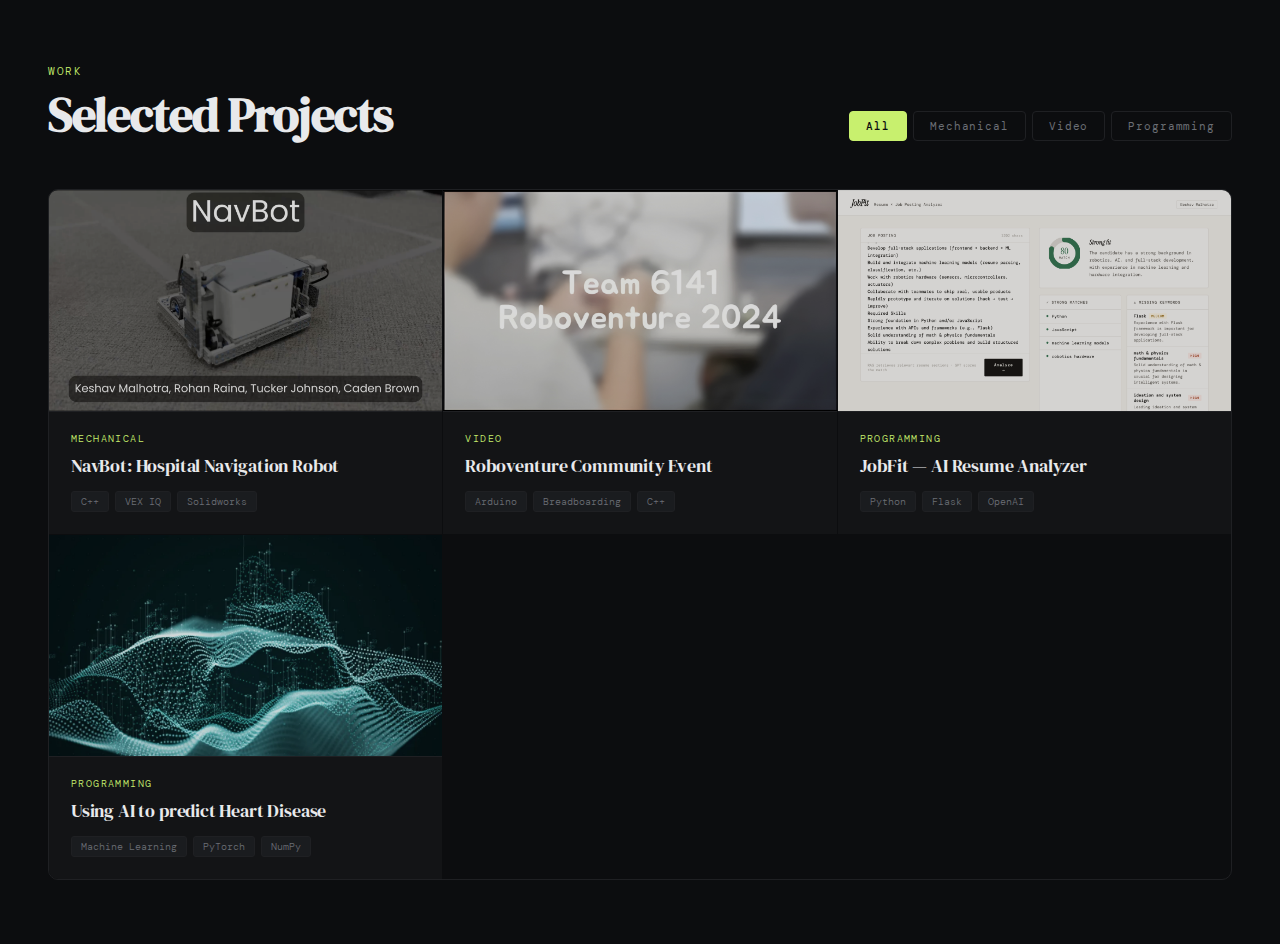
<file: portfolio-section.html>
<!DOCTYPE html>
<html lang="en">
<head>
  <meta charset="UTF-8" />
  <meta name="viewport" content="width=device-width, initial-scale=1.0" />
  <title>Portfolio — Keshav Malhotra</title>
  <link rel="preconnect" href="https://fonts.googleapis.com" />
  <link href="https://fonts.googleapis.com/css2?family=DM+Serif+Display:ital@0;1&family=DM+Mono:wght@400;500&family=DM+Sans:wght@300;400;500&display=swap" rel="stylesheet" />
  <style>
    *, *::before, *::after { box-sizing: border-box; margin: 0; padding: 0; }
    :root { --bg: #0c0d0f; --surface: #131416; --border: #1f2023; --accent: #c8f06e; --text: #e8e9eb; --muted: #6b6e75; --tag-bg: #1a1c1f; --card-hover: #181a1d; }
    body { background: var(--bg); color: var(--text); font-family: 'DM Sans', sans-serif; font-weight: 300; padding: 64px 48px; }
    .portfolio-header { display: flex; align-items: flex-end; justify-content: space-between; margin-bottom: 48px; flex-wrap: wrap; gap: 24px; }
    .portfolio-eyebrow { font-family: 'DM Mono', monospace; font-size: 11px; letter-spacing: 0.15em; color: var(--accent); text-transform: uppercase; margin-bottom: 10px; }
    .portfolio-title { font-family: 'DM Serif Display', serif; font-size: clamp(2rem, 4vw, 3rem); letter-spacing: -0.02em; line-height: 1.1; }
    .filters { display: flex; gap: 6px; flex-wrap: wrap; }
    .filter-btn { font-family: 'DM Mono', monospace; font-size: 11px; letter-spacing: 0.08em; padding: 7px 16px; border-radius: 4px; border: 1px solid var(--border); background: transparent; color: var(--muted); cursor: pointer; transition: all 0.18s; }
    .filter-btn:hover { color: var(--text); border-color: var(--muted); }
    .filter-btn.active { background: var(--accent); color: #0c0d0f; border-color: var(--accent); font-weight: 500; }
    .portfolio-grid { display: grid; grid-template-columns: repeat(auto-fill, minmax(300px, 1fr)); gap: 1px; border: 1px solid var(--border); border-radius: 10px; overflow: hidden; }
    .project-card { position: relative; background: var(--surface); text-decoration: none; color: inherit; display: flex; flex-direction: column; transition: background 0.2s; overflow: hidden; }
    .project-card:hover { background: var(--card-hover); }
    .project-card.hidden { display: none; }
    .card-thumb-wrap { overflow: hidden; border-bottom: 1px solid var(--border); }
    .card-thumb { width: 100%; aspect-ratio: 16/9; object-fit: cover; filter: grayscale(20%) brightness(0.85); transition: filter 0.3s, transform 0.4s; display: block; }
    .project-card:hover .card-thumb { filter: grayscale(0%) brightness(1); transform: scale(1.03); }
    .card-body { padding: 20px 22px 22px; display: flex; flex-direction: column; gap: 10px; flex: 1; }
    .card-cat { font-family: 'DM Mono', monospace; font-size: 10px; letter-spacing: 0.14em; text-transform: uppercase; color: var(--accent); }
    .card-title { font-family: 'DM Serif Display', serif; font-size: 1.1rem; line-height: 1.25; letter-spacing: -0.01em; }
    .card-tags { display: flex; flex-wrap: wrap; gap: 6px; margin-top: 4px; }
    .card-tag { font-family: 'DM Mono', monospace; font-size: 10px; padding: 3px 9px; background: var(--tag-bg); border: 1px solid var(--border); border-radius: 3px; color: var(--muted); }
    .card-arrow { position: absolute; bottom: 20px; right: 20px; opacity: 0; transform: translate(-4px, 4px); transition: opacity 0.2s, transform 0.2s; color: var(--accent); }
    .project-card:hover .card-arrow { opacity: 1; transform: translate(0,0); }
    @media (max-width: 640px) { body { padding: 40px 20px; } .portfolio-grid { grid-template-columns: 1fr; } }
  </style>
</head>
<link rel="icon" href="data:image/svg+xml,<svg xmlns='http://www.w3.org/2000/svg' viewBox='0 0 100 100'><text x='50' y='80' font-size='85' font-family='Georgia,serif' fill='%230f0f0e' text-anchor='middle'>K</text></svg>"><body>
<body>
<section id="portfolio">
  <div class="portfolio-header">
    <div>
      <p class="portfolio-eyebrow">Work</p>
      <h2 class="portfolio-title">Selected Projects</h2>
    </div>
    <div class="filters" id="filters"></div>
  </div>
  <div class="portfolio-grid" id="portfolio-grid"></div>
</section>

<script>
var projects = [
  { id: "navbot", title: "NavBot: Hospital Navigation Robot", category: "mechanical", thumbnail: "assets/img/portfolio/thumbnailForNavBot.png", tech: ["C++", "VEX IQ", "Solidworks"] },
  { id: "roboventure", title: "Roboventure Community Event", category: "video", thumbnail: "assets/img/portfolio/roboventure.jpeg", tech: ["Arduino", "Breadboarding", "C++"] },
  { id: "jobfit", title: "JobFit — AI Resume Analyzer", category: "programming", thumbnail: "assets/img/portfolio/jobfitSS.png", tech: ["Python", "Flask", "OpenAI"] },
  { id:"heart-disease", title:"Using AI to predict Heart Disease", category:"programming", thumbnail:"assets/img/portfolio/gradientDescent.webp", tech:["Machine Learning", "PyTorch", "NumPy"] },
];

var categoryLabel = { mechanical: 'Mechanical', programming: 'Programming', video: 'Video' };

// Build filter buttons
var categories = ['all'];
projects.forEach(function(p) { if (categories.indexOf(p.category) === -1) categories.push(p.category); });
var filtersEl = document.getElementById('filters');
categories.forEach(function(cat) {
  var btn = document.createElement('button');
  btn.className = 'filter-btn' + (cat === 'all' ? ' active' : '');
  btn.dataset.filter = cat;
  btn.textContent = cat === 'all' ? 'All' : (categoryLabel[cat] || cat);
  btn.addEventListener('click', function() {
    document.querySelectorAll('.filter-btn').forEach(function(b) { b.classList.remove('active'); });
    btn.classList.add('active');
    document.querySelectorAll('.project-card').forEach(function(card) {
      card.classList.toggle('hidden', cat !== 'all' && card.dataset.category !== cat);
    });
  });
  filtersEl.appendChild(btn);
});

// Render cards
var grid = document.getElementById('portfolio-grid');
projects.forEach(function(p) {
  var tags = p.tech.slice(0, 3).map(function(t) { return '<span class="card-tag">' + t + '</span>'; }).join('');
  var card = document.createElement('a');
  card.className = 'project-card';
  card.href = 'project.html?id=' + p.id;
  card.dataset.category = p.category;
  card.innerHTML =
    '<div class="card-thumb-wrap"><img class="card-thumb" src="' + p.thumbnail + '" alt="' + p.title + '" loading="lazy"/></div>' +
    '<div class="card-body">' +
      '<span class="card-cat">' + (categoryLabel[p.category] || p.category) + '</span>' +
      '<span class="card-title">' + p.title + '</span>' +
      (tags ? '<div class="card-tags">' + tags + '</div>' : '') +
    '</div>' +
    '<svg class="card-arrow" width="18" height="18" viewBox="0 0 18 18" fill="none"><path d="M4 14L14 4M14 4H7M14 4v7" stroke="currentColor" stroke-width="1.6" stroke-linecap="round" stroke-linejoin="round"/></svg>';
  grid.appendChild(card);
});
</script>

</body>
</html>
</file>
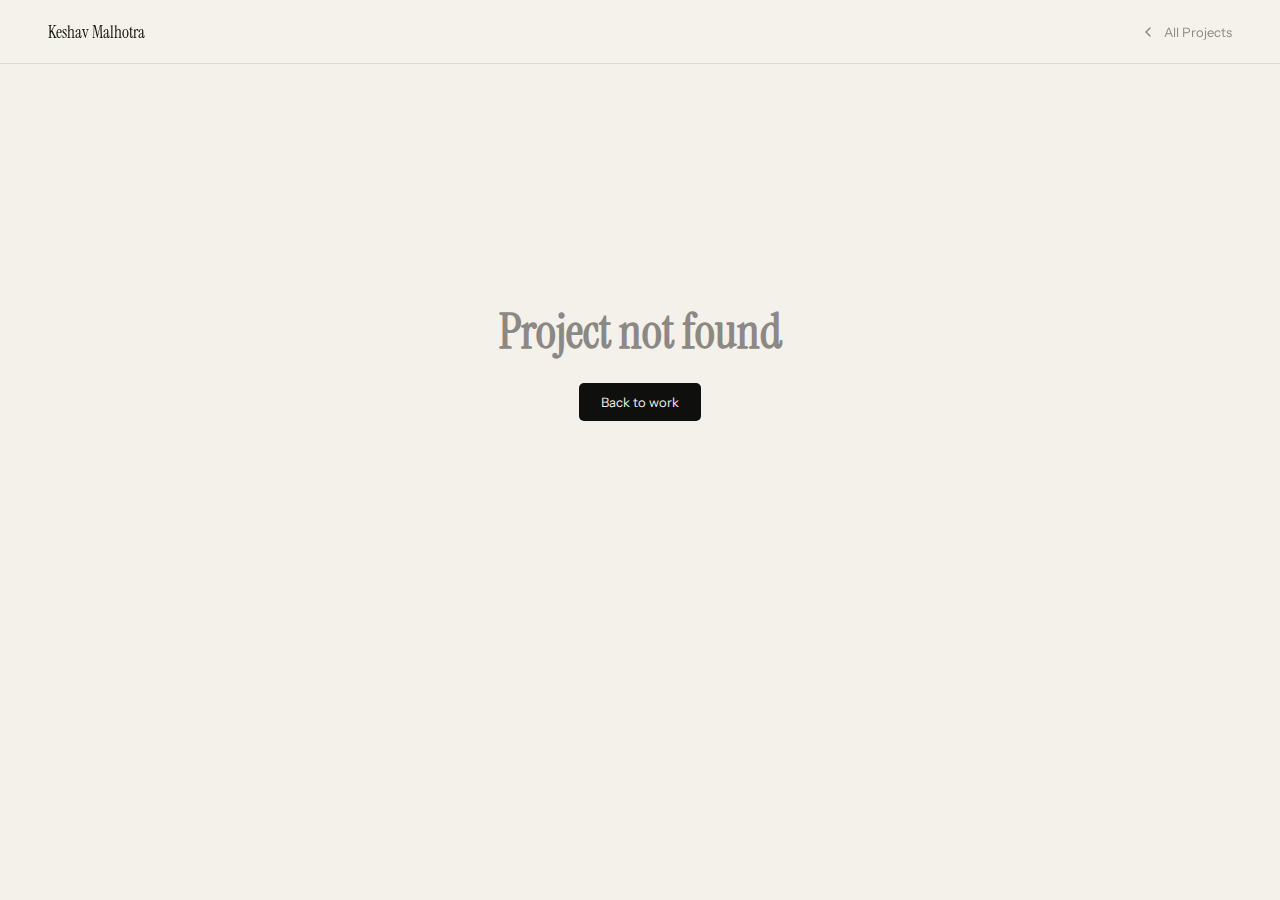
<file: project.html>
<!DOCTYPE html>
<html lang="en">
<head>
  <meta charset="UTF-8"/>
  <meta name="viewport" content="width=device-width, initial-scale=1.0"/>
  <title>Project — Keshav Malhotra</title>
  <link rel="preconnect" href="https://fonts.googleapis.com"/>
  <link href="https://fonts.googleapis.com/css2?family=Instrument+Serif:ital@0;1&family=Instrument+Sans:ital,wght@0,300;0,400;0,500;1,300&family=DM+Mono:wght@400;500&display=swap" rel="stylesheet"/>
  <style>
:root {
  --bg: #f4f1eb; --ink: #0f0f0e; --muted: #8c8984; --border: #ddd9d2;
  --surface: #eceae3; --accent: #0f0f0e; --accent-fg: #f4f1eb; --tag-bg: #e4e1da;
  --serif: 'Instrument Serif', Georgia, serif;
  --sans: 'Instrument Sans', system-ui, sans-serif;
  --mono: 'DM Mono', monospace;
  --nav-h: 64px; --max: 960px; --gap: 48px;
}
*, *::before, *::after { box-sizing: border-box; margin: 0; padding: 0; }
html { scroll-behavior: smooth; }
body { background: var(--bg); color: var(--ink); font-family: var(--sans); font-weight: 300; min-height: 100vh; overflow-x: hidden; }
img { display: block; max-width: 100%; }
a { color: inherit; text-decoration: none; }

nav {
  position: fixed; top: 0; left: 0; right: 0; z-index: 500;
  height: var(--nav-h); display: flex; align-items: center; justify-content: space-between;
  padding: 0 var(--gap);
  background: rgba(244,241,235,0.94); backdrop-filter: blur(14px);
  border-bottom: 1px solid var(--border);
}
.nav-logo { font-family: var(--serif); font-size: 1.05rem; }
.nav-back {
  display: flex; align-items: center; gap: 8px;
  font-size: 13px; color: var(--muted); transition: color 0.2s;
}
.nav-back:hover { color: var(--ink); }
.nav-back:hover svg { transform: translateX(-3px); }
.nav-back svg { transition: transform 0.2s; }

.hero { padding: 140px var(--gap) 72px; max-width: var(--max); margin: 0 auto; }
.hero-cat { font-family: var(--mono); font-size: 10px; letter-spacing: 0.22em; text-transform: uppercase; color: var(--muted); margin-bottom: 20px; opacity: 0; animation: up 0.6s 0.1s forwards; }
.hero-title { font-family: var(--serif); font-size: clamp(2.2rem, 5vw, 3.8rem); line-height: 1.05; letter-spacing: -0.025em; margin-bottom: 28px; opacity: 0; animation: up 0.6s 0.2s forwards; }
.hero-tags { display: flex; flex-wrap: wrap; gap: 7px; margin-bottom: 32px; opacity: 0; animation: up 0.6s 0.3s forwards; }
.tag { font-family: var(--mono); font-size: 10px; padding: 5px 11px; background: var(--tag-bg); border: 1px solid var(--border); border-radius: 3px; color: var(--muted); }
.hero-actions { display: flex; flex-wrap: wrap; gap: 10px; opacity: 0; animation: up 0.6s 0.4s forwards; }
.btn { display: inline-flex; align-items: center; gap: 7px; padding: 11px 22px; font-size: 13px; font-weight: 400; border-radius: 5px; border: none; cursor: pointer; font-family: var(--sans); transition: all 0.2s; }
.btn-dark { background: var(--accent); color: var(--accent-fg); }
.btn-dark:hover { opacity: 0.82; transform: translateY(-1px); }
.btn-ghost { background: transparent; color: var(--ink); border: 1px solid var(--border); }
.btn-ghost:hover { border-color: var(--ink); transform: translateY(-1px); }

.divider { width: 100%; height: 1px; background: var(--border); max-width: var(--max); margin: 0 auto; }
.content { max-width: var(--max); margin: 0 auto; padding: 0 var(--gap) 120px; }

.media-wrap { padding: 64px 0 0; opacity: 0; animation: up 0.6s 0.5s forwards; }
.video-box { width: 100%; aspect-ratio: 16/9; border-radius: 6px; overflow: hidden; border: 1px solid var(--border); background: var(--surface); }
.video-box iframe { width: 100%; height: 100%; border: none; display: block; }
.img-grid { display: grid; grid-template-columns: repeat(auto-fit, minmax(260px, 1fr)); gap: 12px; margin-top: 20px; }
.img-grid img { width: 100%; aspect-ratio: 16/9; object-fit: cover; border-radius: 5px; border: 1px solid var(--border); transition: transform 0.3s; }
.img-grid img:hover { transform: scale(1.02); }

.about-section { padding: 56px 0; border-top: 1px solid var(--border); opacity: 0; animation: up 0.6s 0.6s forwards; }
.sec-label { font-family: var(--mono); font-size: 10px; letter-spacing: 0.2em; text-transform: uppercase; color: var(--muted); margin-bottom: 18px; }
.about-text { font-size: 1.05rem; line-height: 1.85; color: var(--ink); max-width: 680px; }

.not-found { display: flex; flex-direction: column; align-items: center; justify-content: center; min-height: 80vh; text-align: center; gap: 20px; }
.not-found h1 { font-family: var(--serif); font-size: 3rem; color: var(--muted); }

@keyframes up { from { opacity: 0; transform: translateY(16px); } to { opacity: 1; transform: translateY(0); } }
@media (max-width: 640px) { :root { --gap: 24px; } .hero { padding-top: 110px; } }
  </style>
</head>
<body>

<nav>
  <a class="nav-logo" href="index.html">Keshav Malhotra</a>
  <a class="nav-back" href="index.html#portfolio">
    <svg width="16" height="16" viewBox="0 0 16 16" fill="none"><path d="M10 12L6 8l4-4" stroke="currentColor" stroke-width="1.5" stroke-linecap="round" stroke-linejoin="round"/></svg>
    All Projects
  </a>
</nav>

<div id="app"></div>

<script>
var projects = [
  { id: "navbot", title: "NavBot: Hospital Navigation Robot", category: "mechanical", thumbnail: "assets/img/portfolio/thumbnailForNavBot.png", description: "Alongside a team of collaborators, I led the ideation and contributed to the development of NavBot, an autonomous hospital navigation robot built on the VEX IQ platform using C++. The project aimed to reduce repetitive workload for hospital staff, enable secure medication delivery, demonstrate practical autonomy with minimal hardware, and apply graph-based algorithms to real-world robotics problems. I played a key role in shaping the system’s overall design and direction, while contributing to the integration of sensor-based safety features such as obstacle detection and collision handling to ensure reliable operation in dynamic environments. NavBot operates as a fully self-contained system with a controller-based interface, showcasing the application of algorithms and embedded systems to improve efficiency in healthcare settings.", tech: ["C++", "VEX IQ", "Solidworks"], github: "https://github.com/KeshavMalhotra10/navBot", demo: null, medium: null, video: "https://www.youtube.com/watch?v=rkE9pB7YZUg", images: [] },
  { id: "roboventure", title: "Roboventure Robotics Workshop", category: "video", thumbnail: "assets/img/portfolio/roboventure.jpeg", description: "I led RoboVenture, a community-driven robotics initiative designed to make STEM education accessible to underprivileged students, funded by Promise1000 Canada. Working alongside members of my robotics team, I developed and delivered hands-on workshops introducing participants to Arduino programming, basic circuitry, and mechanical tool usage. The program emphasized experiential learning, allowing students to build and experiment with real hardware while gaining confidence in technical skills. Through this initiative, I helped cultivate strong interest in robotics within the community, growing our team from 12 to over 50 members and establishing a sustainable pipeline of new, engaged students.", tech: ["Arduino", "Breadboarding", "C++"], github: null, demo: null, medium: null, video: "https://www.youtube.com/watch?v=sBWyKxTF7IU", images: [] },
  { id: "jobfit", title: "JobFit — AI Resume Analyzer", category: "programming", thumbnail: "assets/img/portfolio/jobfitSS.png", description: "JobFit — AI Resume Analyzer. When applying to internships, I kept wondering if my resume would actually pass ATS filters, so I built a tool to find out. Paste a job posting and JobFit scores your resume against it, returning an ATS match score, missing keywords, strong experience matches, and the exact resume sections that drove the analysis. Under the hood it uses a RAG pipeline: your resume gets chunked, embedded, and retrieved via cosine similarity before being injected into a structured GPT prompt, so every result is traceable, not a black box.", tech: ["Python", "Flask", "OpenAI", "NumPy", "RAG", "Render"], github: "https://github.com/KeshavMalhotra10/JobFit_Resume_Analyzer", demo: "https://jobfit-3tgb.onrender.com/", medium: null, video: "https://youtu.be/wVwTmoXA0uU", images: [] },
];

var CAT_LABEL = { mechanical: "Mechanical", programming: "Programming", hardware: "hardware" };

function ytId(url) {
  if (!url) return null;
  var m = url.match(/(?:youtu\.be\/|youtube\.com\/(?:watch\?v=|embed\/|shorts\/))([^?&]+)/);
  return m ? m[1] : null;
}

function render() {
  var id = new URLSearchParams(window.location.search).get("id");
  var p = null;
  for (var i = 0; i < projects.length; i++) { if (projects[i].id === id) { p = projects[i]; break; } }
  var app = document.getElementById("app");

  if (!p) {
    app.innerHTML = '<div class="not-found"><h1>Project not found</h1><a class="btn btn-dark" href="index.html#portfolio">Back to work</a></div>';
    return;
  }

  document.title = p.title + " — Keshav Malhotra";

  var vid = ytId(p.video);
  var tags = p.tech.map(function(t) { return '<span class="tag">' + t + '</span>'; }).join("");
  var btns = [];
  if (p.demo)   btns.push('<a class="btn btn-dark"  href="' + p.demo   + '" target="_blank" rel="noopener"><svg width="13" height="13" viewBox="0 0 14 14" fill="none"><path d="M7 1h6v6M13 1L6 8M1 13V8a1 1 0 011-1h5" stroke="currentColor" stroke-width="1.4" stroke-linecap="round" stroke-linejoin="round"/></svg>Live Demo</a>');
  if (p.github) btns.push('<a class="btn btn-ghost" href="' + p.github + '" target="_blank" rel="noopener"><svg width="13" height="13" viewBox="0 0 16 16" fill="currentColor"><path d="M8 0C3.58 0 0 3.58 0 8c0 3.54 2.29 6.53 5.47 7.59.4.07.55-.17.55-.38 0-.19-.01-.82-.01-1.49-2.01.37-2.53-.49-2.69-.94-.09-.23-.48-.94-.82-1.13-.28-.15-.68-.52-.01-.53.63-.01 1.08.58 1.23.82.72 1.21 1.87.87 2.33.66.07-.52.28-.87.51-1.07-1.78-.2-3.64-.89-3.64-3.95 0-.87.31-1.59.82-2.15-.08-.2-.36-1.02.08-2.12 0 0 .67-.21 2.2.82.64-.18 1.32-.27 2-.27.68 0 1.36.09 2 .27 1.53-1.04 2.2-.82 2.2-.82.44 1.1.16 1.92.08 2.12.51.56.82 1.27.82 2.15 0 3.07-1.87 3.75-3.65 3.95.29.25.54.73.54 1.48 0 1.07-.01 1.93-.01 2.2 0 .21.15.46.55.38A8.013 8.013 0 0016 8c0-4.42-3.58-8-8-8z"/></svg>View on GitHub</a>');
  if (p.medium) btns.push('<a class="btn btn-ghost" href="' + p.medium + '" target="_blank" rel="noopener"><svg width="13" height="13" viewBox="0 0 16 16" fill="currentColor"><path d="M9.025 8c0 2.485-1.984 4.5-4.432 4.5C2.148 12.5.125 10.485.125 8S2.148 3.5 4.593 3.5c2.448 0 4.432 2.015 4.432 4.5zm4.86 0c0 2.34-1.001 4.237-2.236 4.237-1.234 0-2.235-1.897-2.235-4.237s1-4.237 2.235-4.237C12.884 3.763 13.885 5.66 13.885 8zm2.09 0c0 2.096-.35 3.795-.783 3.795-.432 0-.782-1.699-.782-3.795s.35-3.795.783-3.795c.432 0 .782 1.699.782 3.795z"/></svg>Read on Medium</a>');

  var media = "";
  if (vid || p.images.length) {
    media = '<div class="media-wrap">';
    if (vid) media += '<div class="video-box"><iframe src="https://www.youtube.com/embed/' + vid + '" allowfullscreen loading="lazy"></iframe></div>';
    if (p.images.length) media += '<div class="img-grid">' + p.images.map(function(s) { return '<img src="' + s + '" alt="' + p.title + '" loading="lazy"/>'; }).join("") + '</div>';
    media += '</div>';
  }

  app.innerHTML =
    '<div class="hero">' +
      '<p class="hero-cat">' + (CAT_LABEL[p.category] || p.category) + '</p>' +
      '<h1 class="hero-title">' + p.title + '</h1>' +
      (tags ? '<div class="hero-tags">' + tags + '</div>' : '') +
      (btns.length ? '<div class="hero-actions">' + btns.join("") + '</div>' : '') +
    '</div>' +
    '<div class="divider"></div>' +
    '<div class="content">' +
      media +
      '<div class="about-section">' +
        '<p class="sec-label">About this project</p>' +
        '<p class="about-text">' + p.description + '</p>' +
      '</div>' +
    '</div>';
}

render();
</script>
</body>
</html>
</file>
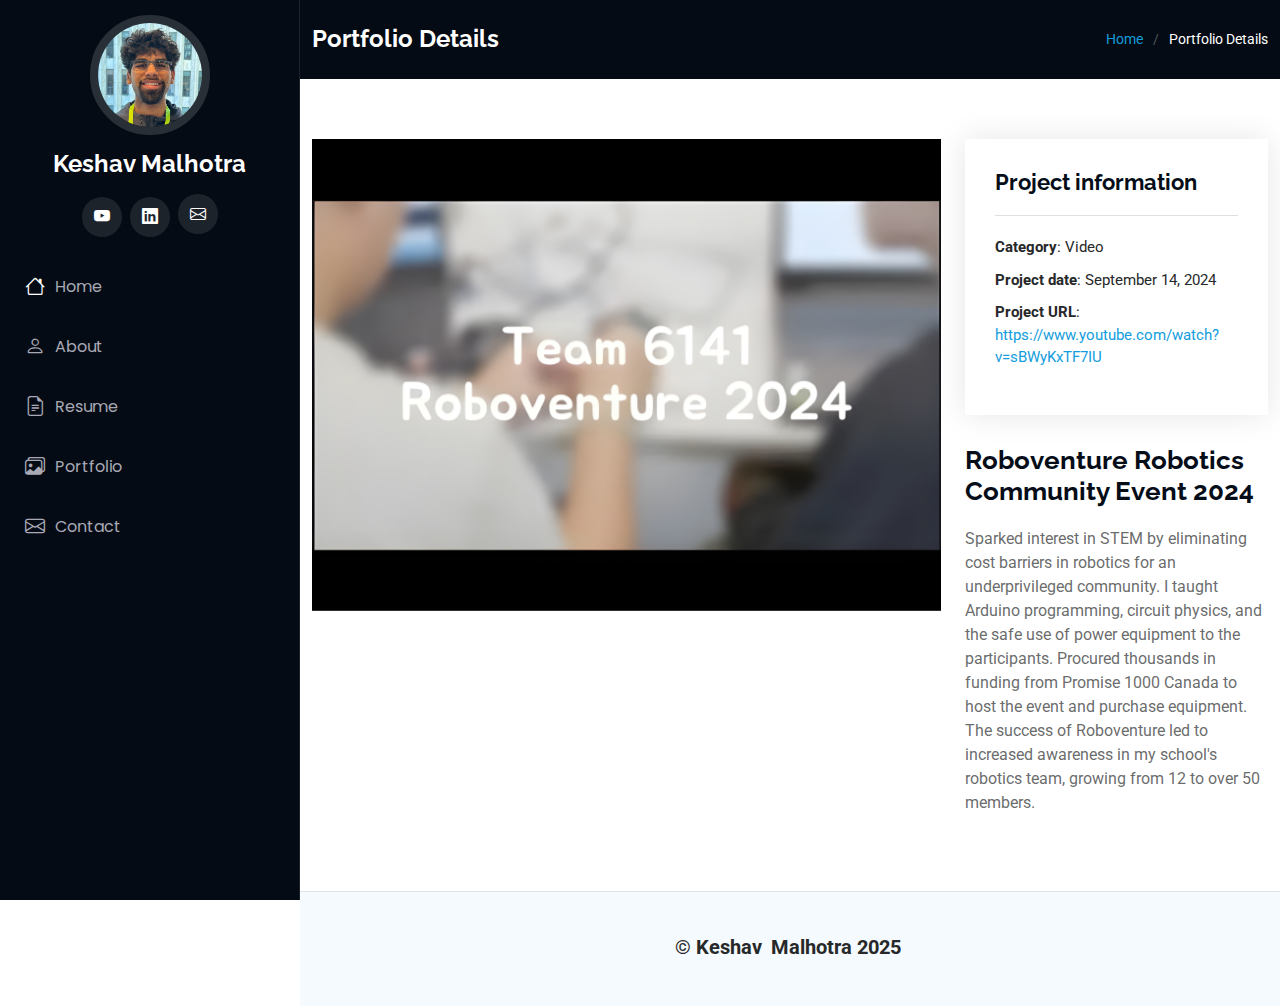
<file: roboventure.html>
<!DOCTYPE html>
<html lang="en">

<head>
  <meta charset="utf-8">
  <meta content="width=device-width, initial-scale=1.0" name="viewport">
  <title>Portfolio Details - iPortfolio Bootstrap Template</title>
  <meta content="" name="description">
  <meta content="" name="keywords">

  <!-- Favicons -->
  <link href="assets/img/favicon.png" rel="icon">
  <link href="assets/img/apple-touch-icon.png" rel="apple-touch-icon">

  <!-- Fonts -->
  <link href="https://fonts.googleapis.com" rel="preconnect">
  <link href="https://fonts.gstatic.com" rel="preconnect" crossorigin>
  <link href="https://fonts.googleapis.com/css2?family=Roboto:ital,wght@0,100;0,300;0,400;0,500;0,700;0,900;1,100;1,300;1,400;1,500;1,700;1,900&family=Poppins:ital,wght@0,100;0,200;0,300;0,400;0,500;0,600;0,700;0,800;0,900;1,100;1,200;1,300;1,400;1,500;1,600;1,700;1,800;1,900&family=Raleway:ital,wght@0,100;0,200;0,300;0,400;0,500;0,600;0,700;0,800;0,900;1,100;1,200;1,300;1,400;1,500;1,600;1,700;1,800;1,900&display=swap" rel="stylesheet">

  <!-- Vendor CSS Files -->
  <link href="assets/vendor/bootstrap/css/bootstrap.min.css" rel="stylesheet">
  <link href="assets/vendor/bootstrap-icons/bootstrap-icons.css" rel="stylesheet">
  <link href="assets/vendor/aos/aos.css" rel="stylesheet">
  <link href="assets/vendor/glightbox/css/glightbox.min.css" rel="stylesheet">
  <link href="assets/vendor/swiper/swiper-bundle.min.css" rel="stylesheet">

  <!-- Main CSS File -->
  <link href="assets/css/main.css" rel="stylesheet">

  <!-- =======================================================
  * Template Name: iPortfolio
  * Template URL: https://bootstrapmade.com/iportfolio-bootstrap-portfolio-websites-template/
  * Updated: Jun 29 2024 with Bootstrap v5.3.3
  * Author: BootstrapMade.com
  * License: https://bootstrapmade.com/license/
  ======================================================== -->
</head>

  <body class="index-page">
  
    <header id="header" class="header dark-background d-flex flex-column">
      <i class="header-toggle d-xl-none bi bi-list"></i>
  
      <div class="profile-img">
        <img src="assets/img/keshav1.jpeg" alt="" class="img-fluid rounded-circle">
      </div>
  
      <a href="index.html" class="logo d-flex align-items-center justify-content-center">
        <!-- Uncomment the line below if you also wish to use an image logo -->
        <!-- <img src="assets/img/logo.png" alt=""> -->
        <h1 class="sitename">Keshav Malhotra</h1>
      </a>
  
      <div class="social-links text-center">
        <a href="https://www.youtube.com/@KeshavCreates1" target = "_blank"><i class="bi bi-youtube"></i></a>
        <a href="https://www.linkedin.com/in/keshavxmalhotra/" target="_blank" class="linkedin"><i class="bi bi-linkedin"></i></a>
        <a href="mailto:malhotrakeshav10@gmail.com" class="bi bi-envelope navicon"><i></i></a>
      </div>
  
      <nav id="navmenu" class="navmenu">
        <ul>
          <li><a href="index.html#hero"><i class="bi bi-house navicon active"></i>Home</a></li>
          <li><a href="index.html#about"><i class="bi bi-person navicon"></i> About</a></li>
          <li><a href="index.html#resume"><i class="bi bi-file-earmark-text navicon"></i> Resume</a></li>
          <li><a href="index.html#portfolio"><i class="bi bi-images navicon"></i> Portfolio</a></li>
          <!-- <li><a href="#services"><i class="bi bi-hdd-stack navicon"></i> Services</a></li> -->
          <!-- <li class="dropdown"><a href="#"><i class="bi bi-menu-button navicon"></i> <span>Dropdown</span> <i class="bi bi-chevron-down toggle-dropdown"></i></a> -->
            <!-- <ul>
              <li><a href="#">Dropdown 1</a></li>
              <li class="dropdown"><a href="#"><span>Deep Dropdown</span> <i class="bi bi-chevron-down toggle-dropdown"></i></a>
                <ul>
                  <li><a href="#">Deep Dropdown 1</a></li>
                  <li><a href="#">Deep Dropdown 2</a></li>
                  <li><a href="#">Deep Dropdown 3</a></li>
                  <li><a href="#">Deep Dropdown 4</a></li>
                  <li><a href="#">Deep Dropdown 5</a></li>
                </ul>
              </li>
              <li><a href="#">Dropdown 2</a></li>
              <li><a href="#">Dropdown 3</a></li>
              <li><a href="#">Dropdown 4</a></li>
            </ul> -->
          <!-- </li> -->
          <li><a href="index.html#contact-me"><i class="bi bi-envelope navicon"></i> Contact</a></li>
        </ul>
      </nav>
  
    </header>

  <main class="main">

    <!-- Page Title -->
    <div class="page-title dark-background">
      <div class="container d-lg-flex justify-content-between align-items-center">
        <h1 class="mb-2 mb-lg-0">Portfolio Details</h1>
        <nav class="breadcrumbs">
          <ol>
            <li><a href="index.html#hero">Home</a></li>
            <li class="current">Portfolio Details</li>
          </ol>
        </nav>
      </div>
    </div><!-- End Page Title -->

    <!-- Portfolio Details Section -->
    <section id="portfolio-details" class="portfolio-details section">

      <div class="container" data-aos="fade-up" data-aos-delay="100">

        <div class="row gy-4">

          <div class="col-lg-8">
            <div class="portfolio-details-slider swiper init-swiper">

              <script type="application/json" class="swiper-config">
                {
                  "loop": true,
                  "speed": 600,
                  "autoplay": {
                    "delay": 5000
                  },
                  "slidesPerView": "auto",
                  "pagination": {
                    "el": ".swiper-pagination",
                    "type": "bullets",
                    "clickable": true
                  }
                }
              </script>

              <div class="swiper-wrapper align-items-center">

                <div class="swiper-slide">
                  <img src="assets/img/portfolio/roboventure.jpeg" alt="">
                </div>

              </div>
              <div class="swiper-pagination"></div>
            </div>
          </div>

          <div class="col-lg-4">
            <div class="portfolio-info" data-aos="fade-up" data-aos-delay="200">
              <h3>Project information</h3>
              <ul>
                <li><strong>Category</strong>: Video</li>
                <li><strong>Project date</strong>: September 14, 2024</li>
                <li><strong>Project URL</strong>: <a href="https://www.youtube.com/watch?v=sBWyKxTF7IU">https://www.youtube.com/watch?v=sBWyKxTF7IU</a></li>
              </ul>
            </div>
            <div class="portfolio-description" data-aos="fade-up" data-aos-delay="300">
              <h2>Roboventure Robotics Community Event 2024</h2>
              <p>
                
Sparked interest in STEM by eliminating cost barriers in robotics for an underprivileged community. I taught Arduino programming, circuit physics, and the safe use of power equipment to the participants. Procured thousands in funding from Promise 1000 Canada to host the event and purchase equipment.
The success of Roboventure led to increased awareness in my school's robotics team, growing from 12 to over 50 members.
              </p>
            </div>
          </div>

        </div>

      </div>

    </section><!-- /Portfolio Details Section -->

  </main>

  <footer id="footer" class="footer position-relative light-background">

    <div class="container">
      <div class="copyright text-center ">
        <p style ='font-size:20px;'>© <span><strong>Keshav</strong></span> <strong class="px-1 sitename">Malhotra 2025</strong>
      </div>
      <div class="credits">
        <!-- All the links in the footer should remain intact. -->
        <!-- You can delete the links only if you've purchased the pro version. -->
        <!-- Licensing information: https://bootstrapmade.com/license/ -->
        <!-- Purchase the pro version with working PHP/AJAX contact form: [buy-url] -->
      </div>
    </div>

  </footer>

  <!-- Scroll Top -->
  <a href="#" id="scroll-top" class="scroll-top d-flex align-items-center justify-content-center"><i class="bi bi-arrow-up-short"></i></a>

  <!-- Preloader -->
  <div id="preloader"></div>

  <!-- Vendor JS Files -->
  <script src="assets/vendor/bootstrap/js/bootstrap.bundle.min.js"></script>
  <script src="assets/vendor/php-email-form/validate.js"></script>
  <script src="assets/vendor/aos/aos.js"></script>
  <script src="assets/vendor/typed.js/typed.umd.js"></script>
  <script src="assets/vendor/purecounter/purecounter_vanilla.js"></script>
  <script src="assets/vendor/waypoints/noframework.waypoints.js"></script>
  <script src="assets/vendor/glightbox/js/glightbox.min.js"></script>
  <script src="assets/vendor/imagesloaded/imagesloaded.pkgd.min.js"></script>
  <script src="assets/vendor/isotope-layout/isotope.pkgd.min.js"></script>
  <script src="assets/vendor/swiper/swiper-bundle.min.js"></script>

  <!-- Main JS File -->
  <script src="assets/js/main.js"></script>

</body>

</html>
</file>
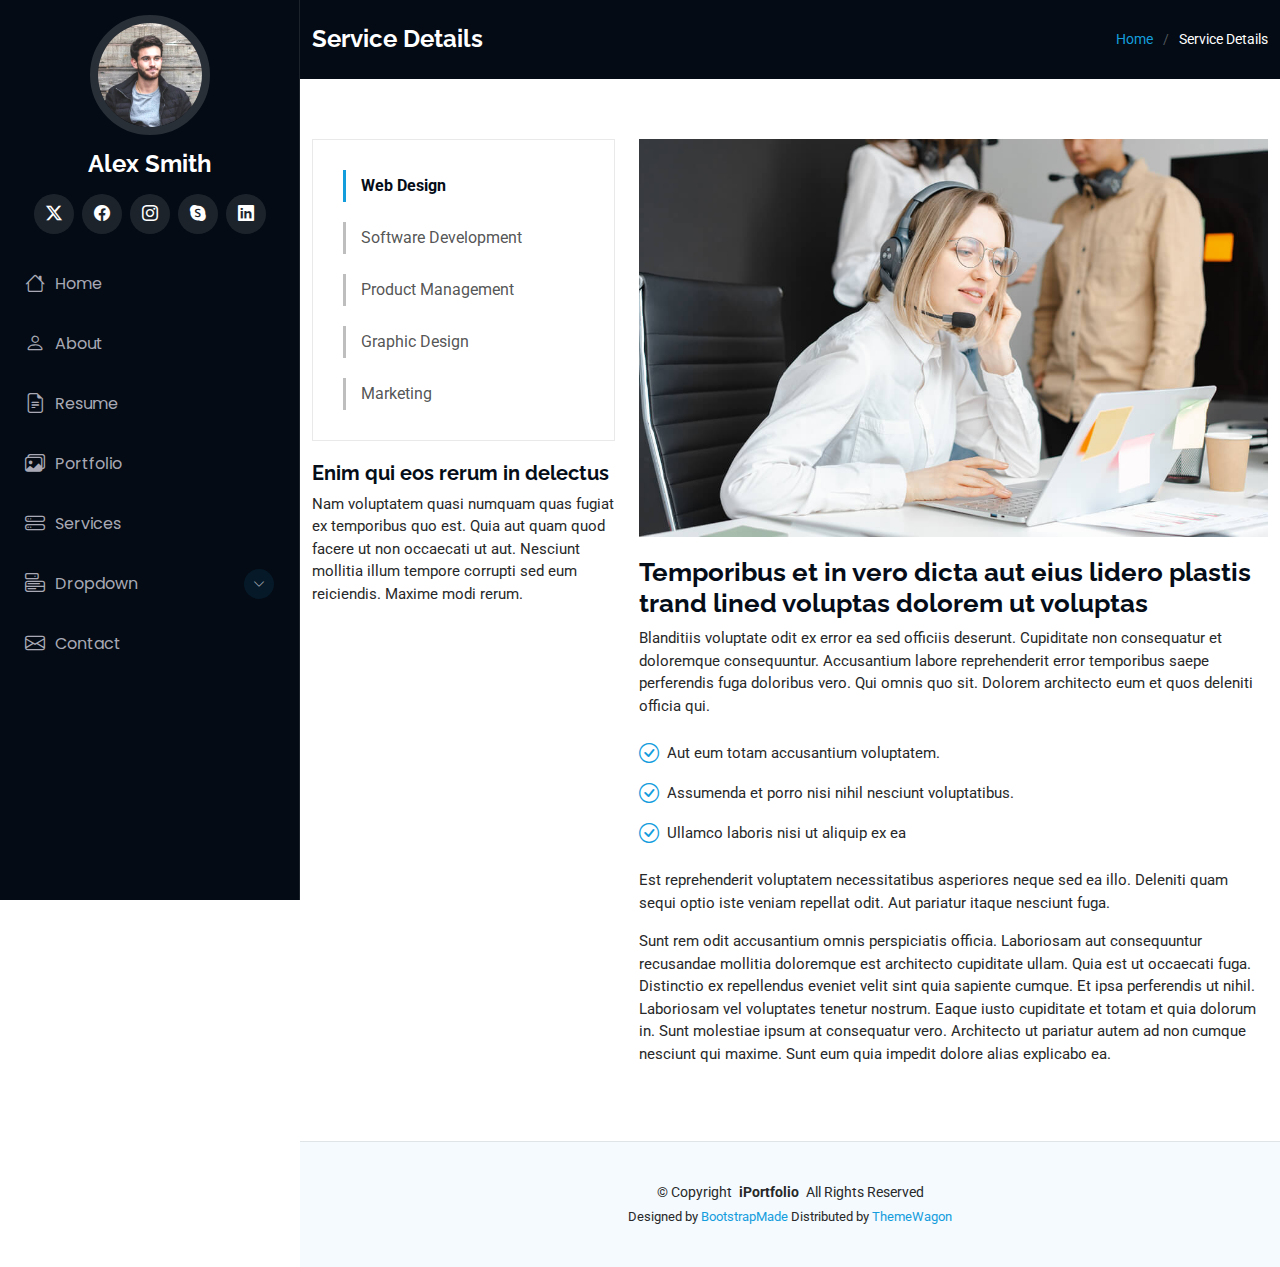
<file: service-details.html>
<!DOCTYPE html>
<html lang="en">

<head>
  <meta charset="utf-8">
  <meta content="width=device-width, initial-scale=1.0" name="viewport">
  <title>Service Details - iPortfolio Bootstrap Template</title>
  <meta content="" name="description">
  <meta content="" name="keywords">

  <!-- Favicons -->
  <link href="assets/img/favicon.png" rel="icon">
  <link href="assets/img/apple-touch-icon.png" rel="apple-touch-icon">

  <!-- Fonts -->
  <link href="https://fonts.googleapis.com" rel="preconnect">
  <link href="https://fonts.gstatic.com" rel="preconnect" crossorigin>
  <link href="https://fonts.googleapis.com/css2?family=Roboto:ital,wght@0,100;0,300;0,400;0,500;0,700;0,900;1,100;1,300;1,400;1,500;1,700;1,900&family=Poppins:ital,wght@0,100;0,200;0,300;0,400;0,500;0,600;0,700;0,800;0,900;1,100;1,200;1,300;1,400;1,500;1,600;1,700;1,800;1,900&family=Raleway:ital,wght@0,100;0,200;0,300;0,400;0,500;0,600;0,700;0,800;0,900;1,100;1,200;1,300;1,400;1,500;1,600;1,700;1,800;1,900&display=swap" rel="stylesheet">

  <!-- Vendor CSS Files -->
  <link href="assets/vendor/bootstrap/css/bootstrap.min.css" rel="stylesheet">
  <link href="assets/vendor/bootstrap-icons/bootstrap-icons.css" rel="stylesheet">
  <link href="assets/vendor/aos/aos.css" rel="stylesheet">
  <link href="assets/vendor/glightbox/css/glightbox.min.css" rel="stylesheet">
  <link href="assets/vendor/swiper/swiper-bundle.min.css" rel="stylesheet">

  <!-- Main CSS File -->
  <link href="assets/css/main.css" rel="stylesheet">

  <!-- =======================================================
  * Template Name: iPortfolio
  * Template URL: https://bootstrapmade.com/iportfolio-bootstrap-portfolio-websites-template/
  * Updated: Jun 29 2024 with Bootstrap v5.3.3
  * Author: BootstrapMade.com
  * License: https://bootstrapmade.com/license/
  ======================================================== -->
</head>

<body class="service-details-page">

  <header id="header" class="header dark-background d-flex flex-column">
    <i class="header-toggle d-xl-none bi bi-list"></i>

    <div class="profile-img">
      <img src="assets/img/my-profile-img.jpg" alt="" class="img-fluid rounded-circle">
    </div>

    <a href="index.html" class="logo d-flex align-items-center justify-content-center">
      <!-- Uncomment the line below if you also wish to use an image logo -->
      <!-- <img src="assets/img/logo.png" alt=""> -->
      <h1 class="sitename">Alex Smith</h1>
    </a>

    <div class="social-links text-center">
      <a href="#" class="twitter"><i class="bi bi-twitter-x"></i></a>
      <a href="#" class="facebook"><i class="bi bi-facebook"></i></a>
      <a href="#" class="instagram"><i class="bi bi-instagram"></i></a>
      <a href="#" class="google-plus"><i class="bi bi-skype"></i></a>
      <a href="#" class="linkedin"><i class="bi bi-linkedin"></i></a>
    </div>

    <nav id="navmenu" class="navmenu">
      <ul>
        <li><a href="#hero"><i class="bi bi-house navicon"></i>Home</a></li>
        <li><a href="#about"><i class="bi bi-person navicon"></i> About</a></li>
        <li><a href="#resume"><i class="bi bi-file-earmark-text navicon"></i> Resume</a></li>
        <li><a href="#portfolio"><i class="bi bi-images navicon"></i> Portfolio</a></li>
        <li><a href="#services"><i class="bi bi-hdd-stack navicon"></i> Services</a></li>
        <li class="dropdown"><a href="#"><i class="bi bi-menu-button navicon"></i> <span>Dropdown</span> <i class="bi bi-chevron-down toggle-dropdown"></i></a>
          <ul>
            <li><a href="#">Dropdown 1</a></li>
            <li class="dropdown"><a href="#"><span>Deep Dropdown</span> <i class="bi bi-chevron-down toggle-dropdown"></i></a>
              <ul>
                <li><a href="#">Deep Dropdown 1</a></li>
                <li><a href="#">Deep Dropdown 2</a></li>
                <li><a href="#">Deep Dropdown 3</a></li>
                <li><a href="#">Deep Dropdown 4</a></li>
                <li><a href="#">Deep Dropdown 5</a></li>
              </ul>
            </li>
            <li><a href="#">Dropdown 2</a></li>
            <li><a href="#">Dropdown 3</a></li>
            <li><a href="#">Dropdown 4</a></li>
          </ul>
        </li>
        <li><a href="#contact"><i class="bi bi-envelope navicon"></i> Contact</a></li>
      </ul>
    </nav>

  </header>

  <main class="main">

    <!-- Page Title -->
    <div class="page-title dark-background">
      <div class="container d-lg-flex justify-content-between align-items-center">
        <h1 class="mb-2 mb-lg-0">Service Details</h1>
        <nav class="breadcrumbs">
          <ol>
            <li><a href="index.html">Home</a></li>
            <li class="current">Service Details</li>
          </ol>
        </nav>
      </div>
    </div><!-- End Page Title -->

    <!-- Service Details Section -->
    <section id="service-details" class="service-details section">

      <div class="container">

        <div class="row gy-4">

          <div class="col-lg-4" data-aos="fade-up" data-aos-delay="100">
            <div class="services-list">
              <a href="#" class="active">Web Design</a>
              <a href="#">Software Development</a>
              <a href="#">Product Management</a>
              <a href="#">Graphic Design</a>
              <a href="#">Marketing</a>
            </div>

            <h4>Enim qui eos rerum in delectus</h4>
            <p>Nam voluptatem quasi numquam quas fugiat ex temporibus quo est. Quia aut quam quod facere ut non occaecati ut aut. Nesciunt mollitia illum tempore corrupti sed eum reiciendis. Maxime modi rerum.</p>
          </div>

          <div class="col-lg-8" data-aos="fade-up" data-aos-delay="200">
            <img src="assets/img/services.jpg" alt="" class="img-fluid services-img">
            <h3>Temporibus et in vero dicta aut eius lidero plastis trand lined voluptas dolorem ut voluptas</h3>
            <p>
              Blanditiis voluptate odit ex error ea sed officiis deserunt. Cupiditate non consequatur et doloremque consequuntur. Accusantium labore reprehenderit error temporibus saepe perferendis fuga doloribus vero. Qui omnis quo sit. Dolorem architecto eum et quos deleniti officia qui.
            </p>
            <ul>
              <li><i class="bi bi-check-circle"></i> <span>Aut eum totam accusantium voluptatem.</span></li>
              <li><i class="bi bi-check-circle"></i> <span>Assumenda et porro nisi nihil nesciunt voluptatibus.</span></li>
              <li><i class="bi bi-check-circle"></i> <span>Ullamco laboris nisi ut aliquip ex ea</span></li>
            </ul>
            <p>
              Est reprehenderit voluptatem necessitatibus asperiores neque sed ea illo. Deleniti quam sequi optio iste veniam repellat odit. Aut pariatur itaque nesciunt fuga.
            </p>
            <p>
              Sunt rem odit accusantium omnis perspiciatis officia. Laboriosam aut consequuntur recusandae mollitia doloremque est architecto cupiditate ullam. Quia est ut occaecati fuga. Distinctio ex repellendus eveniet velit sint quia sapiente cumque. Et ipsa perferendis ut nihil. Laboriosam vel voluptates tenetur nostrum. Eaque iusto cupiditate et totam et quia dolorum in. Sunt molestiae ipsum at consequatur vero. Architecto ut pariatur autem ad non cumque nesciunt qui maxime. Sunt eum quia impedit dolore alias explicabo ea.
            </p>
          </div>

        </div>

      </div>

    </section><!-- /Service Details Section -->

  </main>

  <footer id="footer" class="footer position-relative light-background">

    <div class="container">
      <div class="copyright text-center ">
        <p>© <span>Copyright</span> <strong class="px-1 sitename">iPortfolio</strong> <span>All Rights Reserved</span></p>
      </div>
      <div class="credits">
        <!-- All the links in the footer should remain intact. -->
        <!-- You can delete the links only if you've purchased the pro version. -->
        <!-- Licensing information: https://bootstrapmade.com/license/ -->
        <!-- Purchase the pro version with working PHP/AJAX contact form: [buy-url] -->
        Designed by <a href="https://bootstrapmade.com/">BootstrapMade</a> Distributed by <a href="https://themewagon.com">ThemeWagon</a>
      </div>
    </div>

  </footer>

  <!-- Scroll Top -->
  <a href="#" id="scroll-top" class="scroll-top d-flex align-items-center justify-content-center"><i class="bi bi-arrow-up-short"></i></a>

  <!-- Preloader -->
  <div id="preloader"></div>

  <!-- Vendor JS Files -->
  <script src="assets/vendor/bootstrap/js/bootstrap.bundle.min.js"></script>
  <script src="assets/vendor/php-email-form/validate.js"></script>
  <script src="assets/vendor/aos/aos.js"></script>
  <script src="assets/vendor/typed.js/typed.umd.js"></script>
  <script src="assets/vendor/purecounter/purecounter_vanilla.js"></script>
  <script src="assets/vendor/waypoints/noframework.waypoints.js"></script>
  <script src="assets/vendor/glightbox/js/glightbox.min.js"></script>
  <script src="assets/vendor/imagesloaded/imagesloaded.pkgd.min.js"></script>
  <script src="assets/vendor/isotope-layout/isotope.pkgd.min.js"></script>
  <script src="assets/vendor/swiper/swiper-bundle.min.js"></script>

  <!-- Main JS File -->
  <script src="assets/js/main.js"></script>

</body>

</html>
</file>
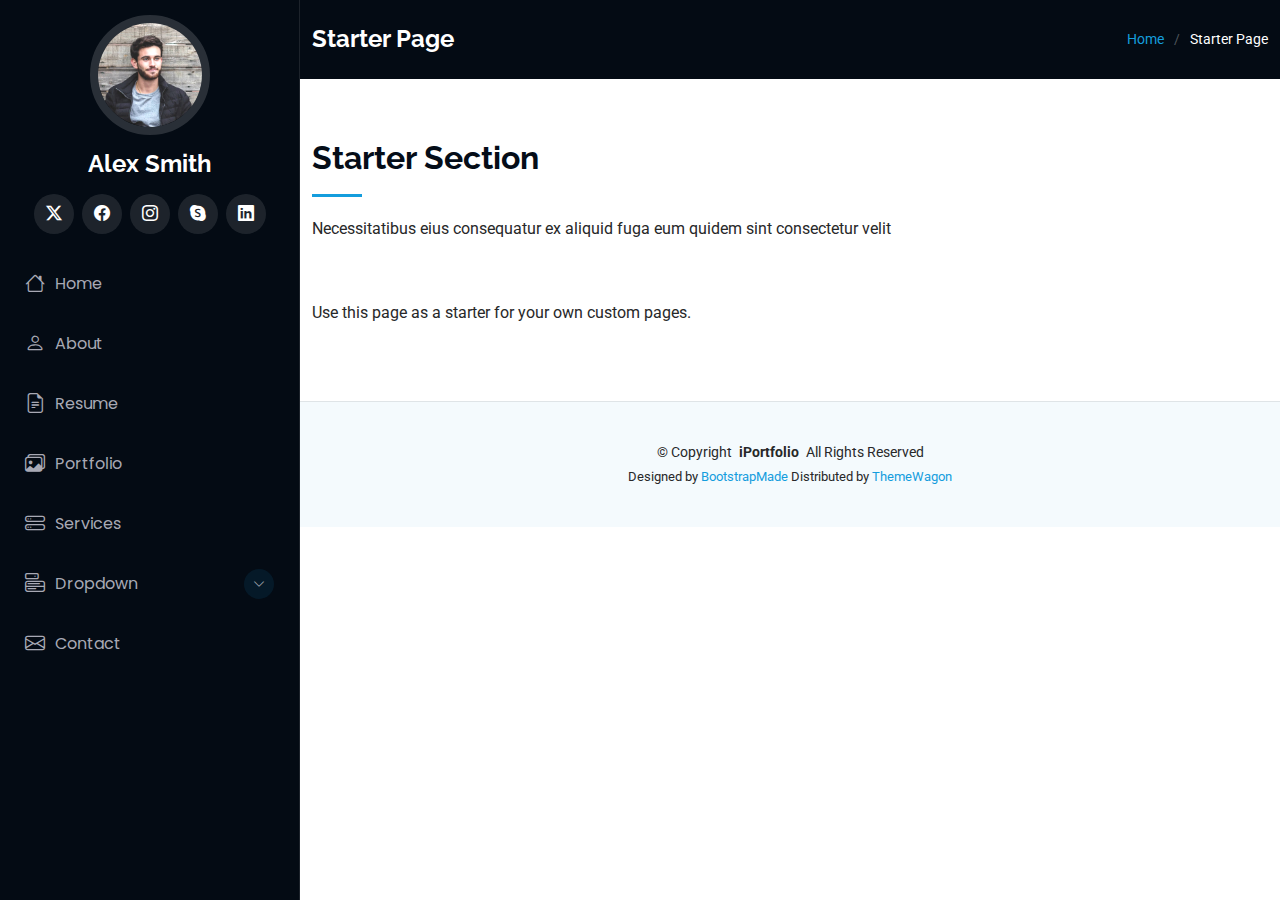
<file: starter-page.html>
<!DOCTYPE html>
<html lang="en">

<head>
  <meta charset="utf-8">
  <meta content="width=device-width, initial-scale=1.0" name="viewport">
  <title>Starter Page - iPortfolio Bootstrap Template</title>
  <meta content="" name="description">
  <meta content="" name="keywords">

  <!-- Favicons -->
  <link href="assets/img/favicon.png" rel="icon">
  <link href="assets/img/apple-touch-icon.png" rel="apple-touch-icon">

  <!-- Fonts -->
  <link href="https://fonts.googleapis.com" rel="preconnect">
  <link href="https://fonts.gstatic.com" rel="preconnect" crossorigin>
  <link href="https://fonts.googleapis.com/css2?family=Roboto:ital,wght@0,100;0,300;0,400;0,500;0,700;0,900;1,100;1,300;1,400;1,500;1,700;1,900&family=Poppins:ital,wght@0,100;0,200;0,300;0,400;0,500;0,600;0,700;0,800;0,900;1,100;1,200;1,300;1,400;1,500;1,600;1,700;1,800;1,900&family=Raleway:ital,wght@0,100;0,200;0,300;0,400;0,500;0,600;0,700;0,800;0,900;1,100;1,200;1,300;1,400;1,500;1,600;1,700;1,800;1,900&display=swap" rel="stylesheet">

  <!-- Vendor CSS Files -->
  <link href="assets/vendor/bootstrap/css/bootstrap.min.css" rel="stylesheet">
  <link href="assets/vendor/bootstrap-icons/bootstrap-icons.css" rel="stylesheet">
  <link href="assets/vendor/aos/aos.css" rel="stylesheet">
  <link href="assets/vendor/glightbox/css/glightbox.min.css" rel="stylesheet">
  <link href="assets/vendor/swiper/swiper-bundle.min.css" rel="stylesheet">

  <!-- Main CSS File -->
  <link href="assets/css/main.css" rel="stylesheet">

  <!-- =======================================================
  * Template Name: iPortfolio
  * Template URL: https://bootstrapmade.com/iportfolio-bootstrap-portfolio-websites-template/
  * Updated: Jun 29 2024 with Bootstrap v5.3.3
  * Author: BootstrapMade.com
  * License: https://bootstrapmade.com/license/
  ======================================================== -->
</head>

<body class="starter-page-page">

  <header id="header" class="header dark-background d-flex flex-column">
    <i class="header-toggle d-xl-none bi bi-list"></i>

    <div class="profile-img">
      <img src="assets/img/my-profile-img.jpg" alt="" class="img-fluid rounded-circle">
    </div>

    <a href="index.html" class="logo d-flex align-items-center justify-content-center">
      <!-- Uncomment the line below if you also wish to use an image logo -->
      <!-- <img src="assets/img/logo.png" alt=""> -->
      <h1 class="sitename">Alex Smith</h1>
    </a>

    <div class="social-links text-center">
      <a href="#" class="twitter"><i class="bi bi-twitter-x"></i></a>
      <a href="#" class="facebook"><i class="bi bi-facebook"></i></a>
      <a href="#" class="instagram"><i class="bi bi-instagram"></i></a>
      <a href="#" class="google-plus"><i class="bi bi-skype"></i></a>
      <a href="#" class="linkedin"><i class="bi bi-linkedin"></i></a>
    </div>

    <nav id="navmenu" class="navmenu">
      <ul>
        <li><a href="#hero"><i class="bi bi-house navicon"></i>Home</a></li>
        <li><a href="#about"><i class="bi bi-person navicon"></i> About</a></li>
        <li><a href="#resume"><i class="bi bi-file-earmark-text navicon"></i> Resume</a></li>
        <li><a href="#portfolio"><i class="bi bi-images navicon"></i> Portfolio</a></li>
        <li><a href="#services"><i class="bi bi-hdd-stack navicon"></i> Services</a></li>
        <li class="dropdown"><a href="#"><i class="bi bi-menu-button navicon"></i> <span>Dropdown</span> <i class="bi bi-chevron-down toggle-dropdown"></i></a>
          <ul>
            <li><a href="#">Dropdown 1</a></li>
            <li class="dropdown"><a href="#"><span>Deep Dropdown</span> <i class="bi bi-chevron-down toggle-dropdown"></i></a>
              <ul>
                <li><a href="#">Deep Dropdown 1</a></li>
                <li><a href="#">Deep Dropdown 2</a></li>
                <li><a href="#">Deep Dropdown 3</a></li>
                <li><a href="#">Deep Dropdown 4</a></li>
                <li><a href="#">Deep Dropdown 5</a></li>
              </ul>
            </li>
            <li><a href="#">Dropdown 2</a></li>
            <li><a href="#">Dropdown 3</a></li>
            <li><a href="#">Dropdown 4</a></li>
          </ul>
        </li>
        <li><a href="#contact"><i class="bi bi-envelope navicon"></i> Contact</a></li>
      </ul>
    </nav>

  </header>

  <main class="main">

    <!-- Page Title -->
    <div class="page-title dark-background">
      <div class="container d-lg-flex justify-content-between align-items-center">
        <h1 class="mb-2 mb-lg-0">Starter Page</h1>
        <nav class="breadcrumbs">
          <ol>
            <li><a href="index.html">Home</a></li>
            <li class="current">Starter Page</li>
          </ol>
        </nav>
      </div>
    </div><!-- End Page Title -->

    <!-- Starter Section Section -->
    <section id="starter-section" class="starter-section section">

      <!-- Section Title -->
      <div class="container section-title" data-aos="fade-up">
        <h2>Starter Section</h2>
        <p>Necessitatibus eius consequatur ex aliquid fuga eum quidem sint consectetur velit</p>
      </div><!-- End Section Title -->

      <div class="container" data-aos="fade-up">
        <p>Use this page as a starter for your own custom pages.</p>
      </div>

    </section><!-- /Starter Section Section -->

  </main>

  <footer id="footer" class="footer position-relative light-background">

    <div class="container">
      <div class="copyright text-center ">
        <p>© <span>Copyright</span> <strong class="px-1 sitename">iPortfolio</strong> <span>All Rights Reserved</span></p>
      </div>
      <div class="credits">
        <!-- All the links in the footer should remain intact. -->
        <!-- You can delete the links only if you've purchased the pro version. -->
        <!-- Licensing information: https://bootstrapmade.com/license/ -->
        <!-- Purchase the pro version with working PHP/AJAX contact form: [buy-url] -->
        Designed by <a href="https://bootstrapmade.com/">BootstrapMade</a> Distributed by <a href="https://themewagon.com">ThemeWagon</a>
      </div>
    </div>

  </footer>

  <!-- Scroll Top -->
  <a href="#" id="scroll-top" class="scroll-top d-flex align-items-center justify-content-center"><i class="bi bi-arrow-up-short"></i></a>

  <!-- Preloader -->
  <div id="preloader"></div>

  <!-- Vendor JS Files -->
  <script src="assets/vendor/bootstrap/js/bootstrap.bundle.min.js"></script>
  <script src="assets/vendor/php-email-form/validate.js"></script>
  <script src="assets/vendor/aos/aos.js"></script>
  <script src="assets/vendor/typed.js/typed.umd.js"></script>
  <script src="assets/vendor/purecounter/purecounter_vanilla.js"></script>
  <script src="assets/vendor/waypoints/noframework.waypoints.js"></script>
  <script src="assets/vendor/glightbox/js/glightbox.min.js"></script>
  <script src="assets/vendor/imagesloaded/imagesloaded.pkgd.min.js"></script>
  <script src="assets/vendor/isotope-layout/isotope.pkgd.min.js"></script>
  <script src="assets/vendor/swiper/swiper-bundle.min.js"></script>

  <!-- Main JS File -->
  <script src="assets/js/main.js"></script>

</body>

</html>
</file>
<file: assets/css/main.css>
/**
* Template Name: iPortfolio
* Template URL: https://bootstrapmade.com/iportfolio-bootstrap-portfolio-websites-template/
* Updated: Jun 29 2024 with Bootstrap v5.3.3
* Author: BootstrapMade.com
* License: https://bootstrapmade.com/license/
*/


/*--------------------------------------------------------------
# Font & Color Variables
# Help: https://bootstrapmade.com/color-system/
--------------------------------------------------------------*/
/* Fonts */
:root {
  --default-font: "Roboto",  system-ui, -apple-system, "Segoe UI", Roboto, "Helvetica Neue", Arial, "Noto Sans", "Liberation Sans", sans-serif, "Apple Color Emoji", "Segoe UI Emoji", "Segoe UI Symbol", "Noto Color Emoji";
  --heading-font: "Raleway",  sans-serif;
  --nav-font: "Poppins",  sans-serif;
}

/* Global Colors - The following color variables are used throughout the website. Updating them here will change the color scheme of the entire website */
:root { 
  --background-color: #ffffff; /* Background color for the entire website, including individual sections */
  --default-color: #272829; /* Default color used for the majority of the text content across the entire website */
  --heading-color: #050d18; /* Color for headings, subheadings and title throughout the website */
  --accent-color: #149ddd; /* Accent color that represents your brand on the website. It's used for buttons, links, and other elements that need to stand out */
  --surface-color: #ffffff; /* The surface color is used as a background of boxed elements within sections, such as cards, icon boxes, or other elements that require a visual separation from the global background. */
  --contrast-color: #ffffff; /* Contrast color for text, ensuring readability against backgrounds of accent, heading, or default colors. */
}

/* Nav Menu Colors - The following color variables are used specifically for the navigation menu. They are separate from the global colors to allow for more customization options */
:root {
  --nav-color: #a8a9b4;  /* The default color of the main navmenu links */
  --nav-hover-color: #ffffff; /* Applied to main navmenu links when they are hovered over or active */
  --nav-mobile-background-color: #040b14; /* Used as the background color for mobile navigation menu */
  --nav-dropdown-background-color: #040b14; /* Used as the background color for dropdown items that appear when hovering over primary navigation items */
  --nav-dropdown-color: #a8a9b4; /* Used for navigation links of the dropdown items in the navigation menu. */
  --nav-dropdown-hover-color: #ffffff; /* Similar to --nav-hover-color, this color is applied to dropdown navigation links when they are hovered over. */
}

/* Color Presets - These classes override global colors when applied to any section or element, providing reuse of the sam color scheme. */

.light-background {
  --background-color: #f4fafd;
  --surface-color: #ffffff;
}

.dark-background {
  --background-color: #040b14;
  --default-color: #ffffff;
  --heading-color: #ffffff;
  --surface-color: #151f2b;
  --contrast-color: #ffffff;
}

/* Smooth scroll */
:root {
  scroll-behavior: smooth;
}

/*--------------------------------------------------------------
# General Styling & Shared Classes
--------------------------------------------------------------*/
body {
  color: var(--default-color);
  background-color: var(--background-color);
  font-family: var(--default-font);
}

a {
  color: var(--accent-color);
  text-decoration: none;
  transition: 0.3s;
}

a:hover {
  color: color-mix(in srgb, var(--accent-color), transparent 25%);
  text-decoration: none;
}

h1,
h2,
h3,
h4,
h5,
h6 {
  color: var(--heading-color);
  font-family: var(--heading-font);
}

/* PHP Email Form Messages
------------------------------*/
.php-email-form .error-message {
  display: none;
  background: #df1529;
  color: #ffffff;
  text-align: left;
  padding: 15px;
  margin-bottom: 24px;
  font-weight: 600;
}

.php-email-form .sent-message {
  display: none;
  color: #ffffff;
  background: #059652;
  text-align: center;
  padding: 15px;
  margin-bottom: 24px;
  font-weight: 600;
}

.php-email-form .loading {
  display: none;
  background: var(--surface-color);
  text-align: center;
  padding: 15px;
  margin-bottom: 24px;
}

.php-email-form .loading:before {
  content: "";
  display: inline-block;
  border-radius: 50%;
  width: 24px;
  height: 24px;
  margin: 0 10px -6px 0;
  border: 3px solid var(--accent-color);
  border-top-color: var(--surface-color);
  animation: php-email-form-loading 1s linear infinite;
}

@keyframes php-email-form-loading {
  0% {
    transform: rotate(0deg);
  }

  100% {
    transform: rotate(360deg);
  }
}

/*--------------------------------------------------------------
# Global Header
--------------------------------------------------------------*/
.header {
  color: var(--default-color);
  background-color: var(--background-color);
  position: fixed;
  top: 0;
  left: 0;
  bottom: 0;
  padding: 0 15px;
  width: 300px;
  transition: all ease-in-out 0.3s;
  overflow-y: auto;
  z-index: 997;
  border-right: 1px solid color-mix(in srgb, var(--default-color), transparent 90%);
}

.header .profile-img img {
  margin: 15px auto;
  display: block;
  width: 120px;
  border: 8px solid color-mix(in srgb, var(--default-color), transparent 85%);
}

.header .logo {
  line-height: 1;
  margin-bottom: 15px;
}

.header .logo img {
  max-height: 32px;
  margin-right: 8px;
}

.header .logo h1 {
  font-size: 24px;
  margin: 0;
  font-weight: 700;
  color: var(--heading-color);
}

.header .social-links {
  margin: 0 0 20px 0;
}

.header .social-links a {
  font-size: 16px;
  display: inline-flex;
  align-items: center;
  justify-content: center;
  background: color-mix(in srgb, var(--default-color), transparent 90%);
  color: var(--default-color);
  margin: 0 2px;
  border-radius: 50%;
  text-align: center;
  width: 40px;
  height: 40px;
  transition: 0.3s;
}

.header .social-links a:hover {
  color: var(--contrast-color);
  background: var(--accent-color);
}

@media (min-width: 1200px) {

  .header~main,
  .header~#footer {
    margin-left: 300px;
  }
}

@media (max-width: 1199px) {
  .header {
    left: -100%;
  }
}

.header.header-show {
  left: 0;
}

.header .header-toggle {
  color: var(--contrast-color);
  background-color: var(--accent-color);
  font-size: 22px;
  display: flex;
  align-items: center;
  justify-content: center;
  width: 40px;
  height: 40px;
  border-radius: 50%;
  cursor: pointer;
  position: fixed;
  top: 15px;
  right: 15px;
  z-index: 9999;
  transition: background-color 0.3s;
}

.header .header-toggle:hover {
  color: var(--contrast-color);
  background-color: color-mix(in srgb, var(--accent-color) 90%, white 15%);
}

/*--------------------------------------------------------------
# Navigation Menu
--------------------------------------------------------------*/
.mobile-nav-toggle {
  display: none;
}

.navmenu {
  padding: 0;
  z-index: 9997;
}

.navmenu ul {
  list-style: none;
  padding: 0 0 20px 0;
  margin: 0;
}

.navmenu a,
.navmenu a:focus {
  color: var(--nav-color);
  padding: 15px 10px;
  font-family: var(--nav-font);
  font-size: 16px;
  font-weight: 400;
  display: flex;
  align-items: center;
  white-space: nowrap;
  transition: 0.3s;
  width: 100%;
}

.navmenu a .navicon,
.navmenu a:focus .navicon {
  font-size: 20px;
  margin-right: 10px;
}

.navmenu a .toggle-dropdown,
.navmenu a:focus .toggle-dropdown {
  font-size: 12px;
  line-height: 0;
  margin-left: auto;
  width: 30px;
  height: 30px;
  display: flex;
  align-items: center;
  justify-content: center;
  border-radius: 50%;
  transition: 0.3s;
  flex-shrink: 0;
  background-color: color-mix(in srgb, var(--accent-color), transparent 90%);
}

.navmenu a .toggle-dropdown:hover,
.navmenu a:focus .toggle-dropdown:hover {
  background-color: var(--accent-color);
  color: var(--contrast-color);
}

.navmenu a:hover,
.navmenu .active,
.navmenu .active:focus {
  color: var(--nav-hover-color);
}

.navmenu a:hover .navicon,
.navmenu .active .navicon,
.navmenu .active:focus .navicon {
  color: var(--accent-color);
}

.navmenu .active .toggle-dropdown,
.navmenu .active:focus .toggle-dropdown {
  background-color: var(--accent-color);
  color: var(--contrast-color);
  transform: rotate(180deg);
}

.navmenu .dropdown {
  display: block;
}

.navmenu .dropdown a,
.navmenu .dropdown a:focus {
  color: --nav-dropdown-color;
}

.navmenu .dropdown a:hover,
.navmenu .dropdown .active,
.navmenu .dropdown .active:focus {
  color: var(--nav-dropdown-hover-color);
}

.navmenu .dropdown ul {
  position: static;
  display: none;
  z-index: 99;
  padding: 5px 10px;
  margin: 5px 10px;
  background-color: var(--nav-dropdown-background-color);
  border: 1px solid color-mix(in srgb, var(--default-color), transparent 90%);
  box-shadow: none;
  transition: all 0.5s ease-in-out;
}

.navmenu .dropdown ul ul {
  background-color: rgba(33, 37, 41, 0.1);
}

.navmenu .dropdown>.dropdown-active {
  display: block;
  background-color: rgba(33, 37, 41, 0.03);
}

/*--------------------------------------------------------------
# Global Footer
--------------------------------------------------------------*/
.footer {
  color: var(--default-color);
  background-color: var(--background-color);
  font-size: 14px;
  padding: 40px 0;
  position: relative;
  border-top: 1px solid color-mix(in srgb, var(--default-color), transparent 90%);
}

.footer .copyright p {
  margin-bottom: 0;
}

.footer .credits {
  margin-top: 4px;
  font-size: 13px;
  text-align: center;
}

/*--------------------------------------------------------------
# Preloader
--------------------------------------------------------------*/
#preloader {
  position: fixed;
  inset: 0;
  z-index: 999999;
  overflow: hidden;
  background: var(--background-color);
  transition: all 0.6s ease-out;
}

#preloader:before {
  content: "";
  position: fixed;
  top: calc(50% - 30px);
  left: calc(50% - 30px);
  border: 6px solid #ffffff;
  border-color: var(--accent-color) transparent var(--accent-color) transparent;
  border-radius: 50%;
  width: 60px;
  height: 60px;
  animation: animate-preloader 1.5s linear infinite;
}

@keyframes animate-preloader {
  0% {
    transform: rotate(0deg);
  }

  100% {
    transform: rotate(360deg);
  }
}

/*--------------------------------------------------------------
# Scroll Top Button
--------------------------------------------------------------*/
.scroll-top {
  position: fixed;
  visibility: hidden;
  opacity: 0;
  right: 15px;
  bottom: -15px;
  z-index: 99999;
  background-color: var(--accent-color);
  width: 44px;
  height: 44px;
  border-radius: 50px;
  transition: all 0.4s;
}

.scroll-top i {
  font-size: 24px;
  color: var(--contrast-color);
  line-height: 0;
}

.scroll-top:hover {
  background-color: color-mix(in srgb, var(--accent-color), transparent 20%);
  color: var(--contrast-color);
}

.scroll-top.active {
  visibility: visible;
  opacity: 1;
  bottom: 15px;
}

/*--------------------------------------------------------------
# Disable aos animation delay on mobile devices
--------------------------------------------------------------*/
@media screen and (max-width: 768px) {
  [data-aos-delay] {
    transition-delay: 0 !important;
  }
}

/*--------------------------------------------------------------
# Global Page Titles & Breadcrumbs
--------------------------------------------------------------*/
.page-title {
  color: var(--default-color);
  background-color: var(--background-color);
  padding: 25px 0;
  position: relative;
}

.page-title h1 {
  font-size: 24px;
  font-weight: 700;
}

.page-title .breadcrumbs ol {
  display: flex;
  flex-wrap: wrap;
  list-style: none;
  padding: 0;
  margin: 0;
  font-size: 14px;
  font-weight: 400;
}

.page-title .breadcrumbs ol li+li {
  padding-left: 10px;
}

.page-title .breadcrumbs ol li+li::before {
  content: "/";
  display: inline-block;
  padding-right: 10px;
  color: color-mix(in srgb, var(--default-color), transparent 70%);
}

/*--------------------------------------------------------------
# Global Sections
--------------------------------------------------------------*/
section,
.section {
  color: var(--default-color);
  background-color: var(--background-color);
  padding: 60px 0;
  overflow: clip;
}

/*--------------------------------------------------------------
# Global Section Titles
--------------------------------------------------------------*/
.section-title {
  padding-bottom: 60px;
  position: relative;
}

.section-title h2 {
  font-size: 32px;
  font-weight: 700;
  margin-bottom: 20px;
  padding-bottom: 20px;
  position: relative;
}

.section-title h2:after {
  content: "";
  position: absolute;
  display: block;
  width: 50px;
  height: 3px;
  background: var(--accent-color);
  left: 0;
  bottom: 0;
}

.section-titleColourless h2:after{
  content: "";
  position: absolute;
  display: block;
  width: 50px;
  height: 3px;
  left: 0;
  bottom: 0;
}

.section-title p {
  margin-bottom: 0;
}

/*--------------------------------------------------------------
# Hero Section
--------------------------------------------------------------*/
.hero {
  width: 100%;
  min-height: 100vh;
  position: relative;
  padding: 80px 0;
  display: flex;
  align-items: center;
  justify-content: center;
}

.hero img {
  position: absolute;
  inset: 0;
  display: block;
  width: 100%;
  height: 100%;
  object-fit: cover;
  z-index: 1;
}

.hero:before {
  content: "";
  background: color-mix(in srgb, var(--background-color), transparent 70%);
  position: absolute;
  inset: 0;
  z-index: 2;
}

.hero .container {
  position: relative;
  z-index: 3;
}

.hero h2 {
  margin: 0;
  font-size: 64px;
  font-weight: 700;
}

.hero p {
  margin: 5px 0 0 0;
  font-size: 26px;
}

.hero p span {
  letter-spacing: 1px;
  border-bottom: 2px solid var(--accent-color);
}

.hero .social-links {
  margin-top: 25px;
}

.hero .social-links a {
  font-size: 24px;
  display: inline-block;
  color: color-mix(in srgb, var(--default-color), transparent 50%);
  line-height: 1;
  margin-right: 20px;
  transition: 0.3s;
}

.hero .social-links a:hover {
  color: var(--accent-color);
}

@media (max-width: 768px) {
  .hero h2 {
    font-size: 32px;
  }

  .hero p {
    font-size: 20px;
  }
}

/*--------------------------------------------------------------
# About Section
--------------------------------------------------------------*/
.about .content h2 {
  font-weight: 700;
  font-size: 24px;
}

.about .content ul {
  list-style: none;
  padding: 0;
}

.about .content ul li {
  margin-bottom: 20px;
  display: flex;
  align-items: center;
}

.about .content ul strong {
  margin-right: 10px;
}

.about .content ul i {
  font-size: 16px;
  margin-right: 5px;
  color: var(--accent-color);
  line-height: 0;
}

/*--------------------------------------------------------------
# Stats Section
--------------------------------------------------------------*/
.stats .stats-item {
  padding: 30px;
  width: 100%;
}

.stats .stats-item i {
  color: var(--accent-color);
  display: block;
  font-size: 44px;
  float: left;
  line-height: 0;
}

.stats .stats-item .purecounter {
  color: var(--heading-color);
  font-size: 48px;
  line-height: 40px;
  display: block;
  font-weight: 700;
  margin-left: 60px;
}

.stats .stats-item p {
  color: color-mix(in srgb, var(--default-color), transparent 40%);
  padding: 15px 0 0 0;
  margin: 0 0 0 60px;
  font-family: var(--heading-font);
  font-size: 14px;
}

/*--------------------------------------------------------------
# Skills Section
--------------------------------------------------------------*/
.skills .progress {
  height: 60px;
  display: block;
  background: none;
  border-radius: 0;
}

.skills .progress .skill {
  color: var(--heading-color);
  padding: 0;
  margin: 0 0 6px 0;
  text-transform: uppercase;
  display: block;
  font-weight: 600;
  font-family: var(--heading-font);
}

.skills .progress .skill .val {
  float: right;
  font-style: normal;
}

.skills .progress-bar-wrap {
  background: color-mix(in srgb, var(--default-color), transparent 90%);
  height: 10px;
}

.skills .progress-bar {
  width: 1px;
  height: 10px;
  transition: 0.9s;
  background-color: var(--accent-color);
}

/*--------------------------------------------------------------
# Resume Section
--------------------------------------------------------------*/
.resume .resume-title {
  color: var(--heading-color);
  font-size: 26px;
  font-weight: 700;
  margin-top: 20px;
  margin-bottom: 20px;
}

.resume .resume-item {
  padding: 0 0 20px 20px;
  margin-top: -2px;
  border-left: 2px solid var(--accent-color);
  position: relative;
}

.resume .resume-item h4 {
  line-height: 18px;
  font-size: 18px;
  font-weight: 600;
  text-transform: uppercase;
  color: color-mix(in srgb, var(--default-color), transparent 20%);
  margin-bottom: 10px;
}

.resume .resume-item h5 {
  font-size: 16px;
  padding: 5px 15px;
  display: inline-block;
  font-weight: 600;
  margin-bottom: 10px;
}

.resume .resume-item ul {
  padding-left: 20px;
}

.resume .resume-item ul li {
  padding-bottom: 10px;
}

.resume .resume-item:last-child {
  padding-bottom: 0;
}

.resume .resume-item::before {
  content: "";
  position: absolute;
  width: 16px;
  height: 16px;
  border-radius: 50px;
  left: -9px;
  top: 0;
  background: var(--background-color);
  border: 2px solid var(--accent-color);
}

/*--------------------------------------------------------------
# Portfolio Section
--------------------------------------------------------------*/
.portfolio .portfolio-filters {
  padding: 0;
  margin: 0 auto 20px auto;
  list-style: none;
  text-align: center;
}

.portfolio .portfolio-filters li {
  cursor: pointer;
  display: inline-block;
  padding: 0;
  font-size: 14px;
  font-weight: 400;
  margin: 0 10px;
  line-height: 1;
  text-transform: uppercase;
  margin-bottom: 10px;
  transition: all 0.3s ease-in-out;
}

.portfolio .portfolio-filters li:hover,
.portfolio .portfolio-filters li.filter-active {
  color: var(--accent-color);
}

.portfolio .portfolio-filters li:first-child {
  margin-left: 0;
}

.portfolio .portfolio-filters li:last-child {
  margin-right: 0;
}

@media (max-width: 575px) {
  .portfolio .portfolio-filters li {
    font-size: 14px;
    margin: 0 5px;
  }
}

.portfolio .portfolio-content {
  position: relative;
  overflow: hidden;
}

.portfolio .portfolio-content img {
  transition: 0.3s;
}

.portfolio .portfolio-content .portfolio-info {
  opacity: 0;
  position: absolute;
  inset: 0;
  z-index: 3;
  transition: all ease-in-out 0.3s;
  background: rgba(0, 0, 0, 0.6);
  padding: 15px;
}

.portfolio .portfolio-content .portfolio-info h4 {
  font-size: 14px;
  padding: 5px 10px;
  font-weight: 400;
  color: #ffffff;
  display: inline-block;
  background-color: var(--accent-color);
}

.portfolio .portfolio-content .portfolio-info p {
  position: absolute;
  bottom: 10px;
  text-align: center;
  display: inline-block;
  left: 0;
  right: 0;
  font-size: 16px;
  font-weight: 600;
  color: rgba(255, 255, 255, 0.8);
}

.portfolio .portfolio-content .portfolio-info .preview-link,
.portfolio .portfolio-content .portfolio-info .details-link {
  position: absolute;
  left: calc(50% - 40px);
  font-size: 26px;
  top: calc(50% - 14px);
  color: #fff;
  transition: 0.3s;
  line-height: 1.2;
}

.portfolio .portfolio-content .portfolio-info .preview-link:hover,
.portfolio .portfolio-content .portfolio-info .details-link:hover {
  color: var(--accent-color);
}

.portfolio .portfolio-content .portfolio-info .details-link {
  left: 50%;
  font-size: 34px;
  line-height: 0;
}

.portfolio .portfolio-content:hover .portfolio-info {
  opacity: 1;
}

.portfolio .portfolio-content:hover img {
  transform: scale(1.1);
}

/*--------------------------------------------------------------
# Services Section
--------------------------------------------------------------*/
.services .service-item {
  position: relative;
}

.services .service-item .icon {
  background: var(--accent-color);
  display: flex;
  align-items: center;
  justify-content: center;
  width: 54px;
  height: 54px;
  border-radius: 50%;
  transition: 0.5s;
  border: 1px solid var(--accent-color);
  margin-right: 20px;
}

.services .service-item .icon i {
  color: var(--contrast-color);
  font-size: 24px;
  line-height: 0;
}

.services .service-item:hover .icon {
  background: var(--surface-color);
}

.services .service-item:hover .icon i {
  color: var(--accent-color);
}

.services .service-item .title {
  font-weight: 700;
  margin-bottom: 15px;
  font-size: 18px;
}

.services .service-item .title a {
  color: var(--heading-color);
}

.services .service-item .title a:hover {
  color: var(--accent-color);
}

.services .service-item .description {
  line-height: 24px;
  font-size: 14px;
}

/*--------------------------------------------------------------
# Testimonials Section
--------------------------------------------------------------*/
.testimonials .testimonials-carousel,
.testimonials .testimonials-slider {
  overflow: hidden;
}

.testimonials .testimonial-item {
  box-sizing: content-box;
  text-align: center;
  min-height: 320px;
}

.testimonials .testimonial-item .testimonial-img {
  width: 90px;
  border-radius: 50%;
  margin: 0 auto;
}

.testimonials .testimonial-item h3 {
  font-size: 18px;
  font-weight: bold;
  margin: 10px 0 5px 0;
}

.testimonials .testimonial-item h4 {
  font-size: 14px;
  color: color-mix(in srgb, var(--default-color), transparent 20%);
  margin: 0;
}

.testimonials .testimonial-item .quote-icon-left,
.testimonials .testimonial-item .quote-icon-right {
  color: color-mix(in srgb, var(--accent-color), transparent 40%);
  font-size: 26px;
  line-height: 0;
}

.testimonials .testimonial-item .quote-icon-left {
  display: inline-block;
  left: -5px;
  position: relative;
}

.testimonials .testimonial-item .quote-icon-right {
  display: inline-block;
  right: -5px;
  position: relative;
  top: 10px;
  transform: scale(-1, -1);
}

.testimonials .testimonial-item p {
  font-style: italic;
  margin: 0 15px 15px 15px;
  padding: 20px;
  background-color: var(--surface-color);
  position: relative;
  margin-bottom: 35px;
  border-radius: 6px;
  box-shadow: 0px 2px 15px rgba(0, 0, 0, 0.1);
}

.testimonials .testimonial-item p::after {
  content: "";
  width: 0;
  height: 0;
  border-top: 20px solid var(--surface-color);
  border-right: 20px solid transparent;
  border-left: 20px solid transparent;
  position: absolute;
  bottom: -20px;
  left: calc(50% - 20px);
}

.testimonials .swiper-wrapper {
  height: auto;
}

.testimonials .swiper-pagination {
  margin-top: 40px;
  position: relative;
}

.testimonials .swiper-pagination .swiper-pagination-bullet {
  width: 12px;
  height: 12px;
  background-color: var(--background-color);
  opacity: 1;
  border: 1px solid var(--accent-color);
}

.testimonials .swiper-pagination .swiper-pagination-bullet-active {
  background-color: var(--accent-color);
}

/*--------------------------------------------------------------
# Contact Section
--------------------------------------------------------------*/
.contact .info-wrap {
  background-color: var(--surface-color);
  box-shadow: 0px 0px 20px rgba(0, 0, 0, 0.1);
  padding: 30px;
}

@media (max-width: 575px) {
  .contact .info-wrap {
    padding: 20px;
  }
}

.contact .info-item {
  margin-bottom: 40px;
}

.contact .info-item i {
  font-size: 20px;
  color: var(--accent-color);
  background: color-mix(in srgb, var(--accent-color), transparent 92%);
  width: 44px;
  height: 44px;
  display: flex;
  justify-content: center;
  align-items: center;
  border-radius: 50px;
  transition: all 0.3s ease-in-out;
  margin-right: 15px;
}

.contact .info-item h3 {
  padding: 0;
  font-size: 18px;
  font-weight: 700;
  margin-bottom: 5px;
}

.contact .info-item p {
  padding: 0;
  margin-bottom: 0;
  font-size: 14px;
}

.contact .info-item:hover i {
  background: var(--accent-color);
  color: var(--contrast-color);
}

.contact .php-email-form {
  background-color: var(--surface-color);
  height: 100%;
  padding: 30px;
  box-shadow: 0px 0px 20px rgba(0, 0, 0, 0.1);
}

@media (max-width: 575px) {
  .contact .php-email-form {
    padding: 20px;
  }
}

.contact .php-email-form input[type=text],
.contact .php-email-form input[type=email],
.contact .php-email-form textarea {
  font-size: 14px;
  padding: 10px 15px;
  box-shadow: none;
  border-radius: 0;
  color: var(--default-color);
  background-color: var(--surface-color);
  border-color: color-mix(in srgb, var(--default-color), transparent 80%);
}

.contact .php-email-form input[type=text]:focus,
.contact .php-email-form input[type=email]:focus,
.contact .php-email-form textarea:focus {
  border-color: var(--accent-color);
}

.contact .php-email-form input[type=text]::placeholder,
.contact .php-email-form input[type=email]::placeholder,
.contact .php-email-form textarea::placeholder {
  color: color-mix(in srgb, var(--default-color), transparent 70%);
}

.contact .php-email-form button[type=submit] {
  color: var(--contrast-color);
  background: var(--accent-color);
  border: 0;
  padding: 10px 30px;
  transition: 0.4s;
  border-radius: 50px;
}

.contact .php-email-form button[type=submit]:hover {
  background: color-mix(in srgb, var(--accent-color), transparent 25%);
}

/*--------------------------------------------------------------
# Portfolio Details Section
--------------------------------------------------------------*/
.portfolio-details .portfolio-details-slider img {
  width: 100%;
}

.portfolio-details .portfolio-details-slider .swiper-pagination {
  margin-top: 20px;
  position: relative;
}

.portfolio-details .portfolio-details-slider .swiper-pagination .swiper-pagination-bullet {
  width: 12px;
  height: 12px;
  background-color: color-mix(in srgb, var(--default-color), transparent 85%);
  opacity: 1;
}

.portfolio-details .portfolio-details-slider .swiper-pagination .swiper-pagination-bullet-active {
  background-color: var(--accent-color);
}

.portfolio-details .portfolio-info {
  padding: 30px;
  box-shadow: 0px 0 30px rgba(0, 0, 0, 0.1);
}

.portfolio-details .portfolio-info h3 {
  font-size: 22px;
  font-weight: 700;
  margin-bottom: 20px;
  padding-bottom: 20px;
  border-bottom: 1px solid color-mix(in srgb, var(--default-color), transparent 85%);
}

.portfolio-details .portfolio-info ul {
  list-style: none;
  padding: 0;
  font-size: 15px;
}

.portfolio-details .portfolio-info ul li+li {
  margin-top: 10px;
}

.portfolio-details .portfolio-description {
  padding-top: 30px;
}

.portfolio-details .portfolio-description h2 {
  font-size: 26px;
  font-weight: 700;
  margin-bottom: 20px;
}

.portfolio-details .portfolio-description p {
  padding: 0;
  color: color-mix(in srgb, var(--default-color), transparent 30%);
}

/*--------------------------------------------------------------
# Service Details Section
--------------------------------------------------------------*/
.service-details .services-list {
  padding: 10px 30px;
  border: 1px solid color-mix(in srgb, var(--default-color), transparent 90%);
  margin-bottom: 20px;
}

.service-details .services-list a {
  display: block;
  line-height: 1;
  padding: 8px 0 8px 15px;
  border-left: 3px solid color-mix(in srgb, var(--default-color), transparent 70%);
  margin: 20px 0;
  color: color-mix(in srgb, var(--default-color), transparent 20%);
  transition: 0.3s;
}

.service-details .services-list a.active {
  color: var(--heading-color);
  font-weight: 700;
  border-color: var(--accent-color);
}

.service-details .services-list a:hover {
  border-color: var(--accent-color);
}

.service-details .services-img {
  margin-bottom: 20px;
}

.service-details h3 {
  font-size: 26px;
  font-weight: 700;
}

.service-details h4 {
  font-size: 20px;
  font-weight: 700;
}

.service-details p {
  font-size: 15px;
}

.service-details ul {
  list-style: none;
  padding: 0;
  font-size: 15px;
}

.service-details ul li {
  padding: 5px 0;
  display: flex;
  align-items: center;
}

.service-details ul i {
  font-size: 20px;
  margin-right: 8px;
  color: var(--accent-color);
}

/*--------------------------------------------------------------
# Starter Section Section
--------------------------------------------------------------*/



/*Keshav CSS */

.custom-width {
  max-width: 600px; /* Adjust the value as needed */
  margin: -10 auto; /* Center the paragraph */
  font-size: 20px;
}

.aboutPictureSize{
  width:100%;
  height:100%;
}

.highlight-box {
  border: 2px solid #007bff; /* Border color and thickness */
  padding: 10px; /* Padding inside the box */
  background-color: #f8f9fa; /* Background color */
  border-radius: 5px; /* Rounded corners */
  margin: 20px 0; /* Margin around the box */
  text-align: center; /* Center the text */
  font-weight: bold; /* Make the text bold */
  font-size: 1.2rem; /* Increase the font size */
  max-width: 300px; /* Set a maximum width */
}

.contact-title {
  font-size: 32px; /* Adjust the font size as needed */
  font-weight: bold; /* Make the text bold */
  text-align: center; /* Center the text */
  margin-top: 20px; /* Add some margin at the top */
  margin-bottom: 20px; /* Add some margin at the bottom */
}



/* End of Keshav CSS */
.contact-icon {
  width: 48px;
  height: 48px;
  display: flex;
  align-items: center;
  justify-content: center;
  transition: all 0.3s ease;
  margin: -50px;
}

.form-control:focus {
  border-color: #0d6efd;
  box-shadow: 0 0 0 0.25rem rgba(13, 110, 253, 0.15);
}

.btn-primary:hover {
  transform: translateY(-2px);
  box-shadow: 0 4px 12px rgba(13, 110, 253, 0.15);
}

.card {
  transition: all 0.3s ease;
}

.card:hover {
  transform: translateY(-5px);
  box-shadow: 0 8px 24px rgba(0, 0, 0, 0.12) !important;
}

/* Loading and message styles */
.loading, .error-message, .sent-message {
  padding: 15px;
  border-radius: 4px;
  margin-bottom: 20px;
}

.loading {
  background: #f3f3f3;
}

.error-message {
  background: #fee;
  color: #dc3545;
}

.sent-message {
  background: #e8f6e8;
  color: #198754;
}
</file>
